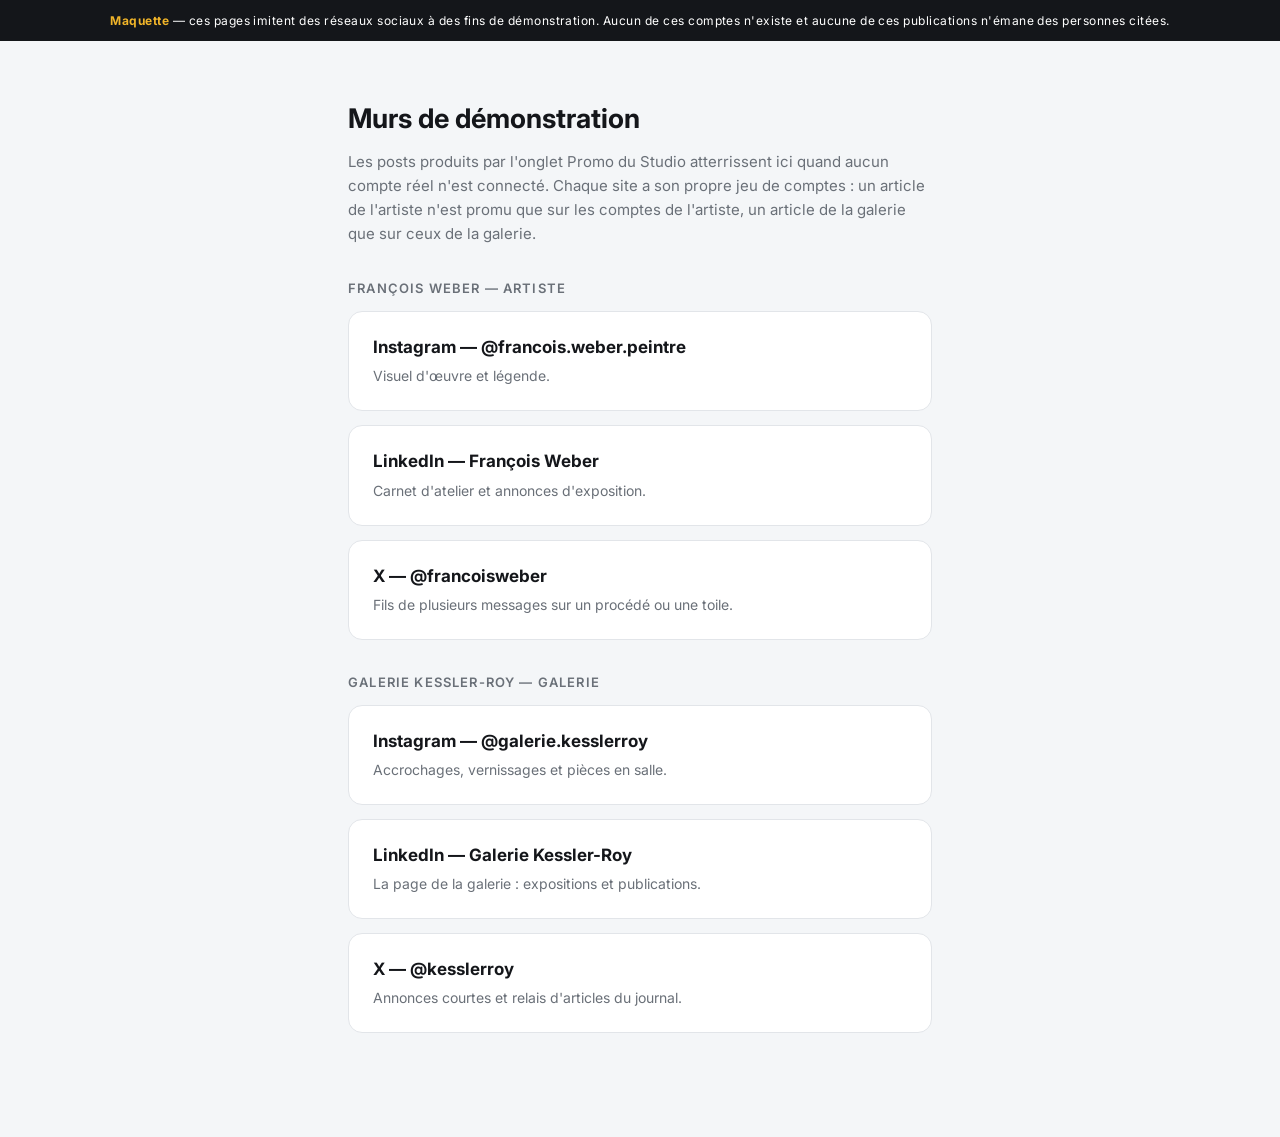
<file: index.html>
<!doctype html>
<html lang="fr">
<head>
<meta charset="UTF-8">
<meta name="viewport" content="width=device-width, initial-scale=1.0">
<title>Murs de démonstration — Studio Contenu</title>
<meta name="robots" content="noindex, nofollow">
<link rel="preconnect" href="https://fonts.googleapis.com">
<link href="https://fonts.googleapis.com/css2?family=Inter:wght@300;400;500;600;700&display=swap" rel="stylesheet">
<link rel="stylesheet" href="styles.css">
</head>
<body>

<div class="avis">
  <strong>Maquette</strong> — ces pages imitent des réseaux sociaux à des fins de démonstration.
  Aucun de ces comptes n'existe et aucune de ces publications n'émane des personnes citées.
</div>

<div class="sommaire">
  <h1>Murs de démonstration</h1>
  <p>Les posts produits par l'onglet Promo du Studio atterrissent ici quand aucun
    compte réel n'est connecté. Chaque site a son propre jeu de comptes : un article
    de l'artiste n'est promu que sur les comptes de l'artiste, un article de la galerie
    que sur ceux de la galerie.</p>

  <h2>François Weber — artiste</h2>
  <a class="carte" href="francois-weber/instagram/">
    <strong>Instagram — @francois.weber.peintre</strong>
    <span>Visuel d'œuvre et légende.</span>
  </a>
  <a class="carte" href="francois-weber/linkedin/">
    <strong>LinkedIn — François Weber</strong>
    <span>Carnet d'atelier et annonces d'exposition.</span>
  </a>
  <a class="carte" href="francois-weber/x/">
    <strong>X — @francoisweber</strong>
    <span>Fils de plusieurs messages sur un procédé ou une toile.</span>
  </a>

  <h2>Galerie Kessler-Roy — galerie</h2>
  <a class="carte" href="galerie-kessler-roy/instagram/">
    <strong>Instagram — @galerie.kesslerroy</strong>
    <span>Accrochages, vernissages et pièces en salle.</span>
  </a>
  <a class="carte" href="galerie-kessler-roy/linkedin/">
    <strong>LinkedIn — Galerie Kessler-Roy</strong>
    <span>La page de la galerie : expositions et publications.</span>
  </a>
  <a class="carte" href="galerie-kessler-roy/x/">
    <strong>X — @kesslerroy</strong>
    <span>Annonces courtes et relais d'articles du journal.</span>
  </a>
</div>

</body>
</html>
</file>
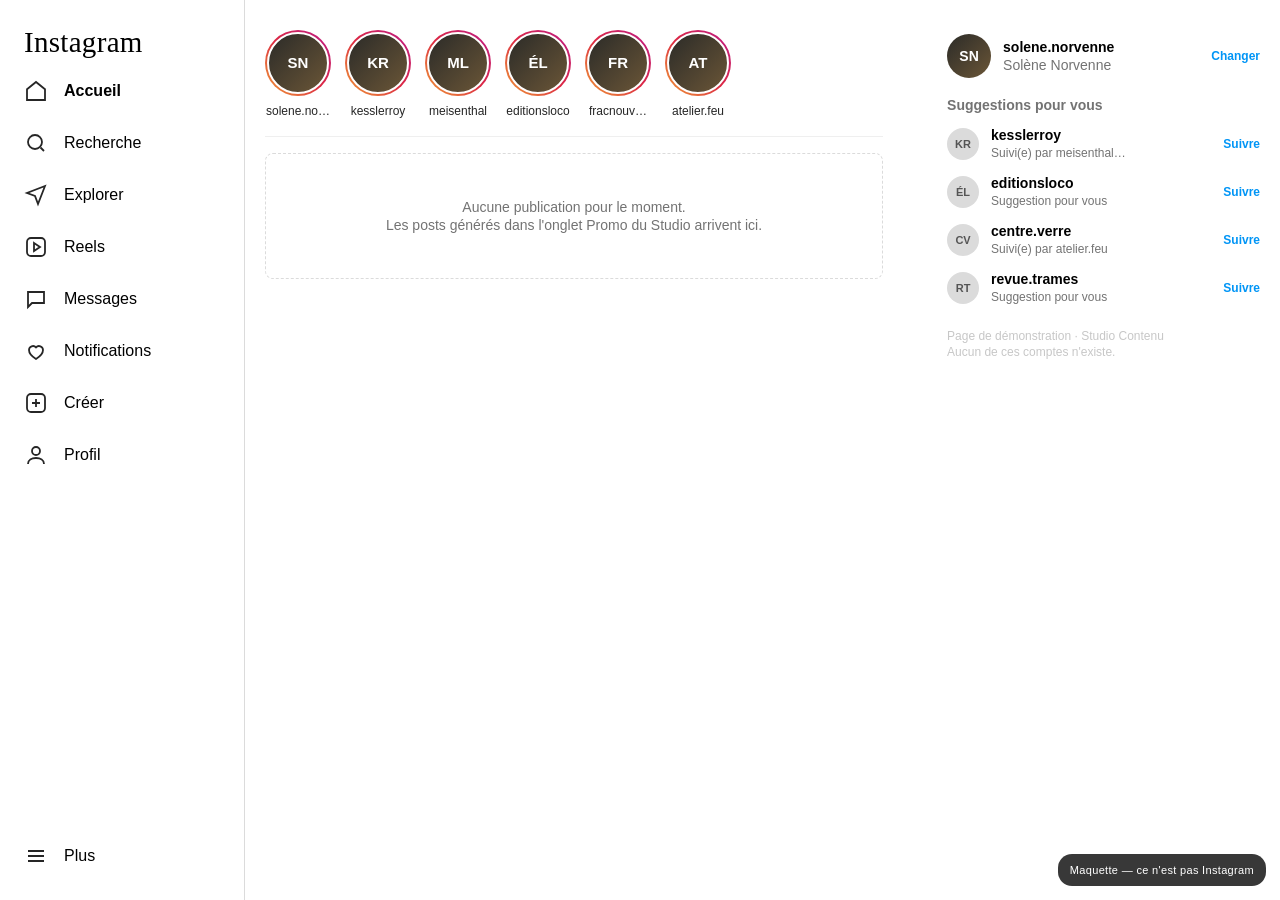
<file: instagram/index.html>
<!doctype html>
<html lang="fr">
<head>
<meta charset="UTF-8">
<meta name="viewport" content="width=device-width, initial-scale=1.0">
<title>Instagram</title>
<meta name="robots" content="noindex, nofollow">
<style>
*{box-sizing:border-box;margin:0;padding:0}
body{
  background:#fff;color:#000;
  font-family:-apple-system,BlinkMacSystemFont,'Segoe UI',Roboto,Helvetica,Arial,sans-serif;
  font-size:14px;line-height:18px;-webkit-font-smoothing:antialiased;
}
a{color:inherit;text-decoration:none}
svg{display:block}

.maquette{
  position:fixed;bottom:14px;right:14px;z-index:99;
  background:rgba(0,0,0,.78);color:#fff;font-size:11px;letter-spacing:.03em;
  padding:7px 12px;border-radius:14px;
}

/* ---------- Rail de navigation ---------- */
.rail{
  position:fixed;top:0;left:0;bottom:0;width:245px;
  border-right:1px solid #dbdbdb;padding:8px 12px 20px;background:#fff;
}
.rail .logo{
  font-family:'Segoe Script','Snell Roundhand','Brush Script MT',cursive;
  font-size:29px;padding:25px 12px 16px;letter-spacing:.3px;
}
.rail nav a{
  display:flex;align-items:center;gap:16px;padding:12px;border-radius:8px;
  font-size:16px;line-height:20px;margin-bottom:4px;
}
.rail nav a:hover{background:#f2f2f2}
.rail nav a.actif{font-weight:700}
.rail .pied{position:absolute;bottom:20px;left:12px;right:12px}
.rail .pied a{display:flex;align-items:center;gap:16px;padding:12px;border-radius:8px;font-size:16px}
.rail .pied a:hover{background:#f2f2f2}

/* ---------- Colonne centrale ---------- */
.scene{margin-left:245px;display:flex;justify-content:center;gap:64px;padding:30px 20px 90px}
.colonne{width:630px;max-width:100%}

.stories{
  display:flex;gap:14px;padding:0 0 16px;margin-bottom:16px;
  border-bottom:1px solid #efefef;overflow:hidden;
}
.story{width:66px;text-align:center;flex:0 0 66px}
.story .anneau{
  width:66px;height:66px;border-radius:50%;padding:2px;
  background:linear-gradient(45deg,#f09433,#e6683c,#dc2743,#cc2366,#bc1888);
}
.story .anneau div{
  width:100%;height:100%;border-radius:50%;border:2px solid #fff;
  background:linear-gradient(135deg,#2b2b28,#6b5637);color:#fff;
  display:flex;align-items:center;justify-content:center;font-weight:600;font-size:15px;
}
.story span{display:block;font-size:12px;color:#262626;margin-top:6px;
  overflow:hidden;text-overflow:ellipsis;white-space:nowrap}

/* ---------- Publication ---------- */
.post{margin-bottom:12px;padding-bottom:16px;border-bottom:1px solid #efefef}
.post .tete{display:flex;align-items:center;gap:12px;padding:4px 0 12px}
.post .tete .anneau{
  width:42px;height:42px;border-radius:50%;padding:2px;flex:0 0 42px;
  background:linear-gradient(45deg,#f09433,#e6683c,#dc2743,#cc2366,#bc1888);
}
.post .tete .anneau div{
  width:100%;height:100%;border-radius:50%;border:2px solid #fff;
  background:linear-gradient(135deg,#2b2b28,#6b5637);color:#fff;
  display:flex;align-items:center;justify-content:center;font-weight:600;font-size:13px;
}
.post .tete .qui{font-weight:600;font-size:14px}
.post .tete .quand{color:#737373}
.post .tete .quand:before{content:"· "}
.post .tete .plus{margin-left:auto;font-weight:700;letter-spacing:1px}
.post .visuel{border:1px solid #efefef;border-radius:4px;overflow:hidden;background:#fafafa}
.post .visuel img{width:100%;height:auto;display:block}
.post .actions{display:flex;align-items:center;gap:16px;padding:10px 0 6px}
.post .actions .fin{margin-left:auto}
.post .likes{font-weight:600;padding:2px 0 4px}
.post .legende{white-space:pre-wrap;padding-bottom:4px}
.post .legende b{font-weight:600;margin-right:5px}
.post .lien{color:#00376b;word-break:break-all}
.post .commentaires{color:#737373;padding:4px 0}
.post .horodatage{color:#737373;font-size:10px;letter-spacing:.2px;text-transform:uppercase;padding-top:4px}

/* ---------- Colonne de droite ---------- */
.aside{width:319px;padding-top:4px}
.aside .moi{display:flex;align-items:center;gap:12px;margin-bottom:18px}
.aside .moi .av{
  width:44px;height:44px;border-radius:50%;flex:0 0 44px;
  background:linear-gradient(135deg,#2b2b28,#6b5637);color:#fff;
  display:flex;align-items:center;justify-content:center;font-weight:600;font-size:14px;
}
.aside .moi .nom{font-weight:600}
.aside .moi .sous{color:#737373}
.aside .moi .bascule{margin-left:auto;color:#0095f6;font-weight:600;font-size:12px}
.aside h3{color:#737373;font-size:14px;font-weight:600;margin-bottom:12px}
.aside .sugg{display:flex;align-items:center;gap:12px;margin-bottom:12px}
.aside .sugg .av{
  width:32px;height:32px;border-radius:50%;flex:0 0 32px;background:#dbdbdb;
  display:flex;align-items:center;justify-content:center;font-size:11px;font-weight:600;color:#555;
}
.aside .sugg .nom{font-weight:600;font-size:14px}
.aside .sugg .sous{color:#737373;font-size:12px}
.aside .sugg .act{margin-left:auto;color:#0095f6;font-weight:600;font-size:12px}
.aside .legal{color:#c7c7c7;font-size:12px;line-height:16px;margin-top:22px}

.vide{
  border:1px dashed #dbdbdb;border-radius:8px;padding:44px 24px;text-align:center;
  color:#737373;font-size:14px;
}

@media(max-width:1160px){.aside{display:none}}
@media(max-width:900px){.rail{display:none}.scene{margin-left:0}}
</style>
</head>
<body>

<aside class="rail">
  <div class="logo">Instagram</div>
  <nav>
    <a class="actif" href="./">
      <svg width="24" height="24" viewBox="0 0 24 24" fill="none" stroke="#262626" stroke-width="1.8"><path d="M3 10.2 12 3l9 7.2V21H3z"/></svg>
      Accueil</a>
    <a href="./">
      <svg width="24" height="24" viewBox="0 0 24 24" fill="none" stroke="#262626" stroke-width="1.8"><circle cx="11" cy="11" r="7"/><path d="m20 20-3.5-3.5"/></svg>
      Recherche</a>
    <a href="./">
      <svg width="24" height="24" viewBox="0 0 24 24" fill="none" stroke="#262626" stroke-width="1.8"><path d="m21 3-7 18-3-8-8-3z"/></svg>
      Explorer</a>
    <a href="./">
      <svg width="24" height="24" viewBox="0 0 24 24" fill="none" stroke="#262626" stroke-width="1.8"><rect x="3" y="3" width="18" height="18" rx="4"/><path d="m10 8 6 4-6 4z"/></svg>
      Reels</a>
    <a href="./">
      <svg width="24" height="24" viewBox="0 0 24 24" fill="none" stroke="#262626" stroke-width="1.8"><path d="M4 5h16v11H8l-4 4z"/></svg>
      Messages</a>
    <a href="./">
      <svg width="24" height="24" viewBox="0 0 24 24" fill="none" stroke="#262626" stroke-width="1.8"><path d="M12 20s-7-4.4-7-9a4 4 0 0 1 7-2.6A4 4 0 0 1 19 11c0 4.6-7 9-7 9z"/></svg>
      Notifications</a>
    <a href="./">
      <svg width="24" height="24" viewBox="0 0 24 24" fill="none" stroke="#262626" stroke-width="1.8"><rect x="3" y="3" width="18" height="18" rx="4"/><path d="M12 8v8M8 12h8"/></svg>
      Créer</a>
    <a href="./">
      <svg width="24" height="24" viewBox="0 0 24 24" fill="none" stroke="#262626" stroke-width="1.8"><circle cx="12" cy="8" r="4"/><path d="M4 21c0-4 3.6-6 8-6s8 2 8 6"/></svg>
      Profil</a>
  </nav>
  <div class="pied">
    <a href="../">
      <svg width="24" height="24" viewBox="0 0 24 24" fill="none" stroke="#262626" stroke-width="1.8"><path d="M4 7h16M4 12h16M4 17h16"/></svg>
      Plus</a>
  </div>
</aside>

<div class="scene">

  <main class="colonne">

    <div class="stories">
      <div class="story"><div class="anneau"><div>SN</div></div><span>solene.no…</span></div>
      <div class="story"><div class="anneau"><div>KR</div></div><span>kesslerroy</span></div>
      <div class="story"><div class="anneau"><div>ML</div></div><span>meisenthal</span></div>
      <div class="story"><div class="anneau"><div>ÉL</div></div><span>editionsloco</span></div>
      <div class="story"><div class="anneau"><div>FR</div></div><span>fracnouv…</span></div>
      <div class="story"><div class="anneau"><div>AT</div></div><span>atelier.feu</span></div>
    </div>

    <div id="fil">
            <!-- STUDIO_POSTS -->
    </div>

    <div class="vide" id="vide">
      Aucune publication pour le moment.<br>
      Les posts générés dans l'onglet Promo du Studio arrivent ici.
    </div>

  </main>

  <aside class="aside">
    <div class="moi">
      <div class="av">SN</div>
      <div><div class="nom">solene.norvenne</div><div class="sous">Solène Norvenne</div></div>
      <div class="bascule">Changer</div>
    </div>
    <h3>Suggestions pour vous</h3>
    <div class="sugg"><div class="av">KR</div><div><div class="nom">kesslerroy</div><div class="sous">Suivi(e) par meisenthal…</div></div><div class="act">Suivre</div></div>
    <div class="sugg"><div class="av">ÉL</div><div><div class="nom">editionsloco</div><div class="sous">Suggestion pour vous</div></div><div class="act">Suivre</div></div>
    <div class="sugg"><div class="av">CV</div><div><div class="nom">centre.verre</div><div class="sous">Suivi(e) par atelier.feu</div></div><div class="act">Suivre</div></div>
    <div class="sugg"><div class="av">RT</div><div><div class="nom">revue.trames</div><div class="sous">Suggestion pour vous</div></div><div class="act">Suivre</div></div>
    <p class="legal">Page de démonstration · Studio Contenu<br>Aucun de ces comptes n'existe.</p>
  </aside>

</div>

<div class="maquette">Maquette — ce n'est pas Instagram</div>

<script>
  if (document.querySelectorAll('#fil .post').length) {
    document.getElementById('vide').style.display = 'none';
  }
</script>

</body>
</html>
</file>
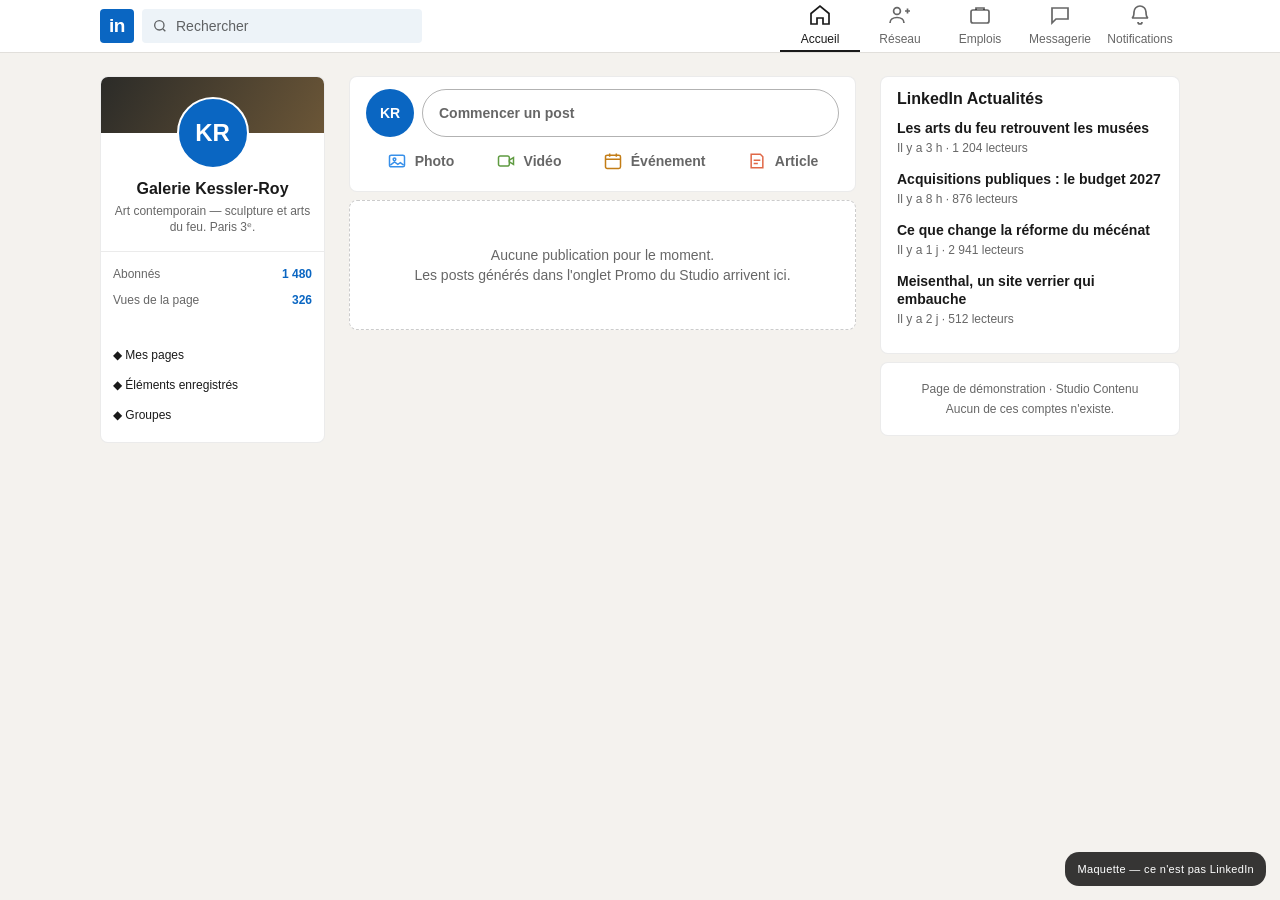
<file: linkedin/index.html>
<!doctype html>
<html lang="fr">
<head>
<meta charset="UTF-8">
<meta name="viewport" content="width=device-width, initial-scale=1.0">
<title>(1) Fil d'actualité | LinkedIn</title>
<meta name="robots" content="noindex, nofollow">
<style>
*{box-sizing:border-box;margin:0;padding:0}
body{
  background:#f4f2ee;color:rgba(0,0,0,.9);
  font-family:-apple-system,'Segoe UI',Roboto,'Helvetica Neue',Arial,sans-serif;
  font-size:14px;line-height:20px;-webkit-font-smoothing:antialiased;
}
a{color:inherit;text-decoration:none}
svg{display:block}

.maquette{
  position:fixed;bottom:14px;right:14px;z-index:99;
  background:rgba(0,0,0,.78);color:#fff;font-size:11px;letter-spacing:.03em;
  padding:7px 12px;border-radius:14px;
}

/* ---------- Barre de navigation ---------- */
.barre{
  position:sticky;top:0;z-index:20;background:#fff;height:52px;
  box-shadow:0 0 0 1px rgba(0,0,0,.08);
}
.barre .dedans{
  max-width:1128px;margin:0 auto;height:52px;padding:0 24px;
  display:flex;align-items:center;gap:8px;
}
.marque{
  width:34px;height:34px;border-radius:4px;background:#0a66c2;color:#fff;
  display:flex;align-items:center;justify-content:center;
  font-weight:700;font-size:19px;letter-spacing:-.5px;flex:0 0 34px;
}
.recherche{
  background:#edf3f8;border-radius:4px;height:34px;width:280px;
  display:flex;align-items:center;gap:8px;padding:0 10px;color:rgba(0,0,0,.6);
}
.barre nav{margin-left:auto;display:flex;align-items:center}
.barre nav a{
  display:flex;flex-direction:column;align-items:center;justify-content:center;
  width:80px;height:52px;font-size:12px;color:rgba(0,0,0,.6);gap:2px;
}
.barre nav a.actif{color:rgba(0,0,0,.9);box-shadow:inset 0 -2px 0 rgba(0,0,0,.9)}
.barre nav a svg{stroke:currentColor;fill:none;stroke-width:1.7}

/* ---------- Grille ---------- */
.scene{
  max-width:1128px;margin:0 auto;padding:24px;
  display:grid;grid-template-columns:225px minmax(0,555px) 300px;gap:24px;align-items:start;
}
.carte{background:#fff;border:1px solid rgba(0,0,0,.08);border-radius:8px}

/* ---------- Colonne de gauche ---------- */
.identite{overflow:hidden}
.identite .banniere{height:56px;background:linear-gradient(120deg,#2b2b28,#6b5637)}
.identite .corps{padding:0 12px 16px;text-align:center}
.identite .av{
  width:72px;height:72px;border-radius:50%;margin:-36px auto 10px;
  border:2px solid #fff;background:#0a66c2;color:#fff;
  display:flex;align-items:center;justify-content:center;font-weight:600;font-size:24px;
}
.identite h1{font-size:16px;line-height:20px;font-weight:600}
.identite p{font-size:12px;color:rgba(0,0,0,.6);margin-top:4px;line-height:16px}
.chiffres{border-top:1px solid rgba(0,0,0,.08);padding:12px}
.chiffres div{display:flex;justify-content:space-between;font-size:12px;
  color:rgba(0,0,0,.6);margin-bottom:6px}
.chiffres div b{color:#0a66c2}
.raccourcis{padding:12px;font-size:12px;color:rgba(0,0,0,.9)}
.raccourcis a{display:block;padding:5px 0}

/* ---------- Zone de saisie ---------- */
.saisie{padding:12px 16px}
.saisie .haut{display:flex;gap:8px;align-items:center}
.saisie .av{
  width:48px;height:48px;border-radius:50%;flex:0 0 48px;background:#0a66c2;color:#fff;
  display:flex;align-items:center;justify-content:center;font-weight:600;
}
.saisie .champ{
  flex:1;height:48px;border:1px solid rgba(0,0,0,.3);border-radius:35px;
  display:flex;align-items:center;padding:0 16px;color:rgba(0,0,0,.6);font-weight:600;font-size:14px;
}
.saisie .bas{display:flex;justify-content:space-around;margin-top:6px}
.saisie .bas span{
  display:flex;align-items:center;gap:8px;padding:8px 10px;border-radius:4px;
  color:rgba(0,0,0,.6);font-weight:600;font-size:14px;
}

/* ---------- Publication ---------- */
.post{margin-top:8px;background:#fff;border:1px solid rgba(0,0,0,.08);border-radius:8px}
.post .tete{display:flex;gap:8px;padding:12px 16px 0}
.post .tete .av{
  width:48px;height:48px;border-radius:50%;flex:0 0 48px;background:#0a66c2;color:#fff;
  display:flex;align-items:center;justify-content:center;font-weight:600;font-size:16px;
}
.post .tete .qui{font-weight:600;font-size:14px;line-height:18px}
.post .tete .titre{font-size:12px;color:rgba(0,0,0,.6);line-height:16px}
.post .tete .quand{font-size:12px;color:rgba(0,0,0,.6);display:flex;align-items:center;gap:4px}
.post .tete .plus{margin-left:auto;color:rgba(0,0,0,.6);font-weight:700;letter-spacing:1px}
.post .texte{padding:12px 16px 0;white-space:pre-wrap;font-size:14px;line-height:20px}
.post .visuel{margin-top:12px;border-top:1px solid rgba(0,0,0,.08)}
.post .visuel img{width:100%;display:block}
.post .lien{
  display:block;margin:12px 16px 0;padding:10px 12px;background:#f3f2ef;
  border:1px solid rgba(0,0,0,.08);border-radius:4px;
  font-size:12px;color:rgba(0,0,0,.6);word-break:break-all;
}
.post .compteurs{
  display:flex;align-items:center;gap:6px;padding:8px 16px;
  font-size:12px;color:rgba(0,0,0,.6);
}
.post .compteurs .puces span{
  display:inline-block;width:16px;height:16px;border-radius:50%;border:1px solid #fff;
  margin-right:-4px;vertical-align:middle;font-size:9px;line-height:14px;text-align:center;color:#fff;
}
.post .compteurs .fin{margin-left:auto}
.post .actions{
  display:flex;border-top:1px solid rgba(0,0,0,.08);padding:4px 8px;
}
.post .actions span{
  flex:1;display:flex;align-items:center;justify-content:center;gap:8px;
  padding:10px 4px;border-radius:4px;color:rgba(0,0,0,.6);font-weight:600;font-size:14px;
}
.post .actions svg{stroke:currentColor;fill:none;stroke-width:1.7}

/* ---------- Colonne de droite ---------- */
.actu{padding:12px 16px}
.actu h3{font-size:16px;font-weight:600;margin-bottom:10px}
.actu li{list-style:none;margin-bottom:12px}
.actu li b{font-size:14px;font-weight:600;display:block;line-height:18px}
.actu li span{font-size:12px;color:rgba(0,0,0,.6)}
.pub{padding:16px;text-align:center;color:rgba(0,0,0,.6);font-size:12px;margin-top:8px}

.vide{
  margin-top:8px;background:#fff;border:1px dashed rgba(0,0,0,.2);border-radius:8px;
  padding:44px 24px;text-align:center;color:rgba(0,0,0,.6);
}

@media(max-width:1100px){.scene{grid-template-columns:225px minmax(0,555px)}.droite{display:none}}
@media(max-width:820px){.scene{grid-template-columns:1fr}.gauche{display:none}.barre .recherche{display:none}}
</style>
</head>
<body>

<header class="barre"><div class="dedans">
  <div class="marque">in</div>
  <div class="recherche">
    <svg width="16" height="16" viewBox="0 0 24 24" fill="none" stroke="currentColor" stroke-width="2"><circle cx="11" cy="11" r="7"/><path d="m20 20-3.5-3.5"/></svg>
    Rechercher
  </div>
  <nav>
    <a class="actif" href="./">
      <svg width="24" height="24" viewBox="0 0 24 24"><path d="M3 10.5 12 3l9 7.5V21h-6v-6H9v6H3z"/></svg>
      Accueil</a>
    <a href="./">
      <svg width="24" height="24" viewBox="0 0 24 24"><circle cx="9" cy="8" r="3.4"/><path d="M2 20c0-3.5 3-5.5 7-5.5s7 2 7 5.5"/><path d="M17 8h5M19.5 5.5v5"/></svg>
      Réseau</a>
    <a href="./">
      <svg width="24" height="24" viewBox="0 0 24 24"><rect x="3" y="7" width="18" height="13" rx="2"/><path d="M8 7V5h8v2"/></svg>
      Emplois</a>
    <a href="./">
      <svg width="24" height="24" viewBox="0 0 24 24"><path d="M4 5h16v11H8l-4 4z"/></svg>
      Messagerie</a>
    <a href="./">
      <svg width="24" height="24" viewBox="0 0 24 24"><path d="M6 9a6 6 0 1 1 12 0c0 5 2 6 2 6H4s2-1 2-6z"/><path d="M10 19a2 2 0 0 0 4 0"/></svg>
      Notifications</a>
  </nav>
</div></header>

<div class="scene">

  <aside class="gauche">
    <div class="carte identite">
      <div class="banniere"></div>
      <div class="corps">
        <div class="av">KR</div>
        <h1>Galerie Kessler-Roy</h1>
        <p>Art contemporain — sculpture et arts du feu. Paris 3ᵉ.</p>
      </div>
      <div class="chiffres">
        <div><span>Abonnés</span><b>1 480</b></div>
        <div><span>Vues de la page</span><b>326</b></div>
      </div>
      <div class="raccourcis">
        <a href="../instagram/">◆ Mes pages</a>
        <a href="../x/">◆ Éléments enregistrés</a>
        <a href="../">◆ Groupes</a>
      </div>
    </div>
  </aside>

  <main>

    <div class="carte saisie">
      <div class="haut">
        <div class="av">KR</div>
        <div class="champ">Commencer un post</div>
      </div>
      <div class="bas">
        <span><svg width="20" height="20" viewBox="0 0 24 24" fill="none" stroke="#378fe9" stroke-width="1.8"><rect x="3" y="5" width="18" height="14" rx="2"/><circle cx="9" cy="10" r="1.6"/><path d="m4 17 5-4 4 3 3-2 4 3"/></svg> Photo</span>
        <span><svg width="20" height="20" viewBox="0 0 24 24" fill="none" stroke="#5f9b41" stroke-width="1.8"><rect x="3" y="6" width="13" height="12" rx="2"/><path d="m16 11 5-3v8l-5-3z"/></svg> Vidéo</span>
        <span><svg width="20" height="20" viewBox="0 0 24 24" fill="none" stroke="#c37d16" stroke-width="1.8"><rect x="3" y="5" width="18" height="16" rx="2"/><path d="M3 10h18M8 3v4M16 3v4"/></svg> Événement</span>
        <span><svg width="20" height="20" viewBox="0 0 24 24" fill="none" stroke="#e06847" stroke-width="1.8"><path d="M5 4h11l3 3v13H5z"/><path d="M8 11h8M8 15h5"/></svg> Article</span>
      </div>
    </div>

    <div id="fil">
            <!-- STUDIO_POSTS -->
    </div>

    <div class="vide" id="vide">
      Aucune publication pour le moment.<br>
      Les posts générés dans l'onglet Promo du Studio arrivent ici.
    </div>

  </main>

  <aside class="droite">
    <div class="carte actu">
      <h3>LinkedIn Actualités</h3>
      <ul>
        <li><b>Les arts du feu retrouvent les musées</b><span>Il y a 3 h · 1 204 lecteurs</span></li>
        <li><b>Acquisitions publiques : le budget 2027</b><span>Il y a 8 h · 876 lecteurs</span></li>
        <li><b>Ce que change la réforme du mécénat</b><span>Il y a 1 j · 2 941 lecteurs</span></li>
        <li><b>Meisenthal, un site verrier qui embauche</b><span>Il y a 2 j · 512 lecteurs</span></li>
      </ul>
    </div>
    <div class="carte pub">Page de démonstration · Studio Contenu<br>Aucun de ces comptes n'existe.</div>
  </aside>

</div>

<div class="maquette">Maquette — ce n'est pas LinkedIn</div>

<script>
  if (document.querySelectorAll('#fil .post').length) {
    document.getElementById('vide').style.display = 'none';
  }
</script>

</body>
</html>
</file>
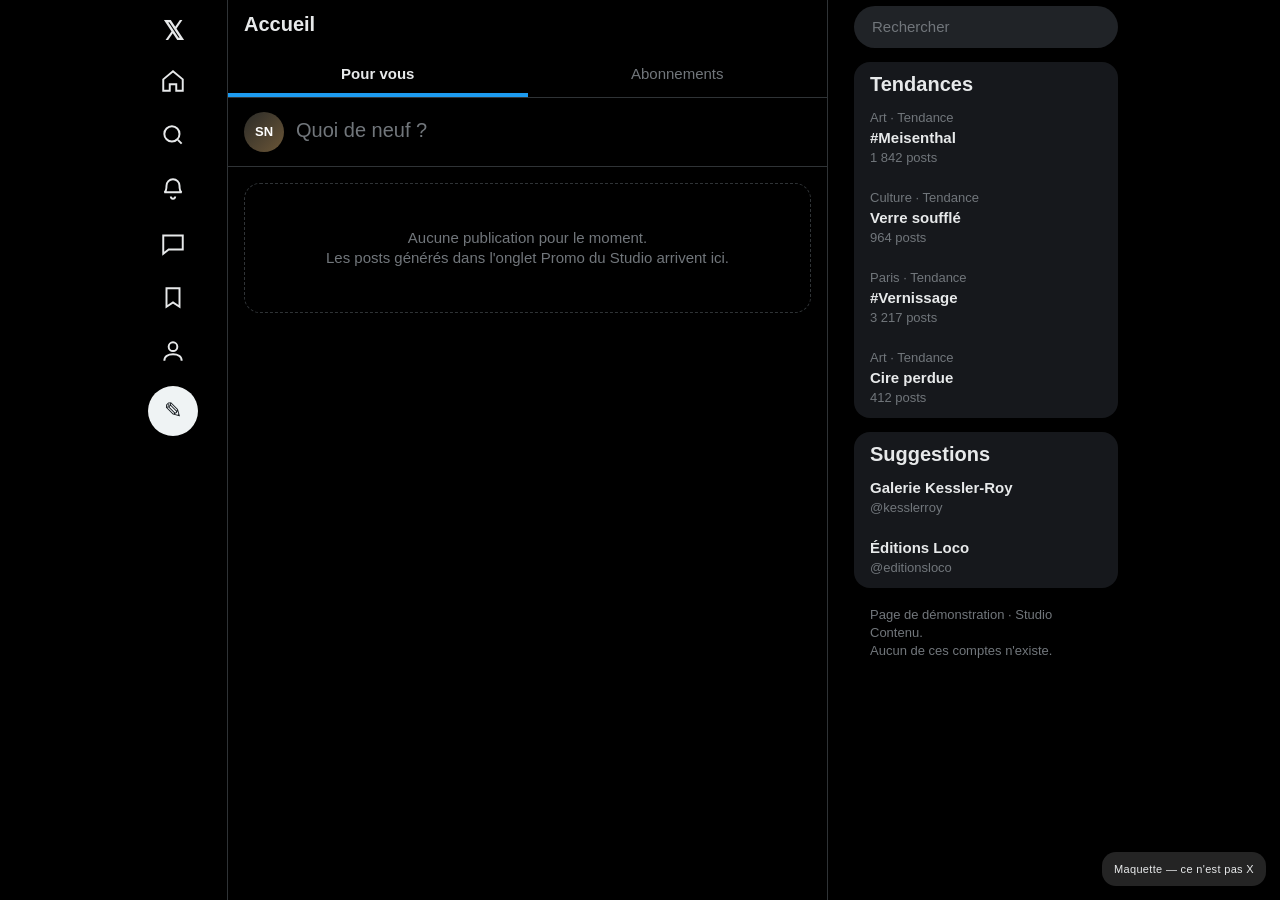
<file: x/index.html>
<!doctype html>
<html lang="fr">
<head>
<meta charset="UTF-8">
<meta name="viewport" content="width=device-width, initial-scale=1.0">
<title>Accueil / X</title>
<meta name="robots" content="noindex, nofollow">
<style>
*{box-sizing:border-box;margin:0;padding:0}
body{
  background:#000;color:#e7e9ea;
  font-family:-apple-system,'Segoe UI',Roboto,'Helvetica Neue',Arial,sans-serif;
  font-size:15px;line-height:20px;-webkit-font-smoothing:antialiased;
}
a{color:inherit;text-decoration:none}
svg{display:block}

.maquette{
  position:fixed;bottom:14px;right:14px;z-index:99;
  background:rgba(255,255,255,.14);color:#e7e9ea;font-size:11px;letter-spacing:.03em;
  padding:7px 12px;border-radius:14px;
}

.scene{max-width:1000px;margin:0 auto;display:grid;grid-template-columns:88px minmax(0,600px) 290px;gap:0}

/* ---------- Rail ---------- */
.rail{position:sticky;top:0;height:100vh;padding:6px 8px;border-right:1px solid #2f3336}
.rail .marque{width:50px;height:50px;display:flex;align-items:center;justify-content:center;
  font-size:26px;font-weight:700;border-radius:50%}
.rail a{display:flex;align-items:center;justify-content:center;width:50px;height:50px;
  border-radius:50%;margin-bottom:4px}
.rail a:hover{background:#181818}
.rail svg{stroke:#e7e9ea;fill:none;stroke-width:1.8}
.rail .plume{
  width:50px;height:50px;border-radius:50%;background:#eff3f4;color:#0f1419;
  display:flex;align-items:center;justify-content:center;margin-top:10px;font-size:22px;
}

/* ---------- Colonne centrale ---------- */
.colonne{border-right:1px solid #2f3336;min-height:100vh}
.entete{
  position:sticky;top:0;z-index:10;background:rgba(0,0,0,.72);backdrop-filter:blur(12px);
  border-bottom:1px solid #2f3336;
}
.entete h1{font-size:20px;font-weight:700;padding:14px 16px}
.entete .onglets{display:flex}
.entete .onglets a{
  flex:1;text-align:center;padding:16px 0 13px;color:#71767b;font-weight:500;font-size:15px;
}
.entete .onglets a.actif{color:#e7e9ea;font-weight:700;box-shadow:inset 0 -4px 0 #1d9bf0}

.composer{display:flex;gap:12px;padding:14px 16px;border-bottom:1px solid #2f3336}
.composer .av{
  width:40px;height:40px;border-radius:50%;flex:0 0 40px;
  background:linear-gradient(135deg,#2b2b28,#6b5637);color:#fff;
  display:flex;align-items:center;justify-content:center;font-weight:700;font-size:13px;
}
.composer .champ{flex:1;color:#71767b;font-size:20px;padding-top:8px}

/* ---------- Publication ---------- */
.post{display:flex;gap:12px;padding:12px 16px;border-bottom:1px solid #2f3336}
.post .av{
  width:40px;height:40px;border-radius:50%;flex:0 0 40px;
  background:linear-gradient(135deg,#2b2b28,#6b5637);color:#fff;
  display:flex;align-items:center;justify-content:center;font-weight:700;font-size:13px;
}
.post .corps{flex:1;min-width:0}
.post .ligne{display:flex;align-items:center;gap:4px;font-size:15px}
.post .ligne b{font-weight:700}
.post .ligne .certif{color:#1d9bf0}
.post .ligne .gris{color:#71767b;font-weight:400}
.post .ligne .plus{margin-left:auto;color:#71767b;font-weight:700;letter-spacing:1px}
.post .texte{white-space:pre-wrap;padding:2px 0 4px;font-size:15px;line-height:20px}
.post .lien{color:#1d9bf0;word-break:break-all}
.post .visuel{margin-top:12px;border:1px solid #2f3336;border-radius:16px;overflow:hidden}
.post .visuel img{width:100%;display:block}
.post .actions{display:flex;justify-content:space-between;max-width:425px;margin-top:12px;color:#71767b;font-size:13px}
.post .actions span{display:flex;align-items:center;gap:6px}
.post .actions svg{stroke:currentColor;fill:none;stroke-width:1.7}

/* ---------- Colonne de droite ---------- */
.droite{padding:6px 0 0 26px}
.droite .recherche{
  background:#202327;border-radius:9999px;padding:11px 18px;color:#71767b;margin-bottom:14px;
}
.bloc{background:#16181c;border-radius:16px;margin-bottom:14px;overflow:hidden}
.bloc h2{font-size:20px;font-weight:800;padding:12px 16px 4px}
.bloc .item{padding:10px 16px}
.bloc .item .sur{color:#71767b;font-size:13px}
.bloc .item .quoi{font-weight:700;font-size:15px}
.bloc .item .nb{color:#71767b;font-size:13px}
.bloc .item:hover{background:#1c1f23}
.legal{color:#71767b;font-size:13px;padding:4px 16px 30px;line-height:18px}

.vide{
  border:1px dashed #2f3336;border-radius:16px;margin:16px;padding:44px 24px;
  text-align:center;color:#71767b;
}

@media(max-width:1000px){.droite{display:none}.scene{grid-template-columns:88px minmax(0,600px)}}
@media(max-width:700px){.rail{display:none}.scene{grid-template-columns:1fr}}
</style>
</head>
<body>

<div class="scene">

  <nav class="rail">
    <div class="marque">𝕏</div>
    <a href="./"><svg width="26" height="26" viewBox="0 0 24 24"><path d="M3 10.5 12 3l9 7.5V21h-6v-6H9v6H3z"/></svg></a>
    <a href="./"><svg width="26" height="26" viewBox="0 0 24 24"><circle cx="11" cy="11" r="7"/><path d="m20 20-3.5-3.5"/></svg></a>
    <a href="./"><svg width="26" height="26" viewBox="0 0 24 24"><path d="M6 9a6 6 0 1 1 12 0c0 5 2 6 2 6H4s2-1 2-6z"/><path d="M10 19a2 2 0 0 0 4 0"/></svg></a>
    <a href="./"><svg width="26" height="26" viewBox="0 0 24 24"><path d="M3 5h18v13H8l-5 4z"/></svg></a>
    <a href="./"><svg width="26" height="26" viewBox="0 0 24 24"><path d="M6 4h12v17l-6-4-6 4z"/></svg></a>
    <a href="../"><svg width="26" height="26" viewBox="0 0 24 24"><circle cx="12" cy="8" r="4"/><path d="M4 21c0-4 3.6-6 8-6s8 2 8 6"/></svg></a>
    <div class="plume">✎</div>
  </nav>

  <main class="colonne">
    <div class="entete">
      <h1>Accueil</h1>
      <div class="onglets">
        <a class="actif" href="./">Pour vous</a>
        <a href="./">Abonnements</a>
      </div>
    </div>

    <div class="composer">
      <div class="av">SN</div>
      <div class="champ">Quoi de neuf ?</div>
    </div>

    <div id="fil">
            <!-- STUDIO_POSTS -->
    </div>

    <div class="vide" id="vide">
      Aucune publication pour le moment.<br>
      Les posts générés dans l'onglet Promo du Studio arrivent ici.
    </div>
  </main>

  <aside class="droite">
    <div class="recherche">Rechercher</div>
    <div class="bloc">
      <h2>Tendances</h2>
      <div class="item"><div class="sur">Art · Tendance</div><div class="quoi">#Meisenthal</div><div class="nb">1 842 posts</div></div>
      <div class="item"><div class="sur">Culture · Tendance</div><div class="quoi">Verre soufflé</div><div class="nb">964 posts</div></div>
      <div class="item"><div class="sur">Paris · Tendance</div><div class="quoi">#Vernissage</div><div class="nb">3 217 posts</div></div>
      <div class="item"><div class="sur">Art · Tendance</div><div class="quoi">Cire perdue</div><div class="nb">412 posts</div></div>
    </div>
    <div class="bloc">
      <h2>Suggestions</h2>
      <div class="item"><div class="quoi">Galerie Kessler-Roy</div><div class="nb">@kesslerroy</div></div>
      <div class="item"><div class="quoi">Éditions Loco</div><div class="nb">@editionsloco</div></div>
    </div>
    <p class="legal">Page de démonstration · Studio Contenu.<br>Aucun de ces comptes n'existe.</p>
  </aside>

</div>

<div class="maquette">Maquette — ce n'est pas X</div>

<script>
  if (document.querySelectorAll('#fil .post').length) {
    document.getElementById('vide').style.display = 'none';
  }
</script>

</body>
</html>
</file>
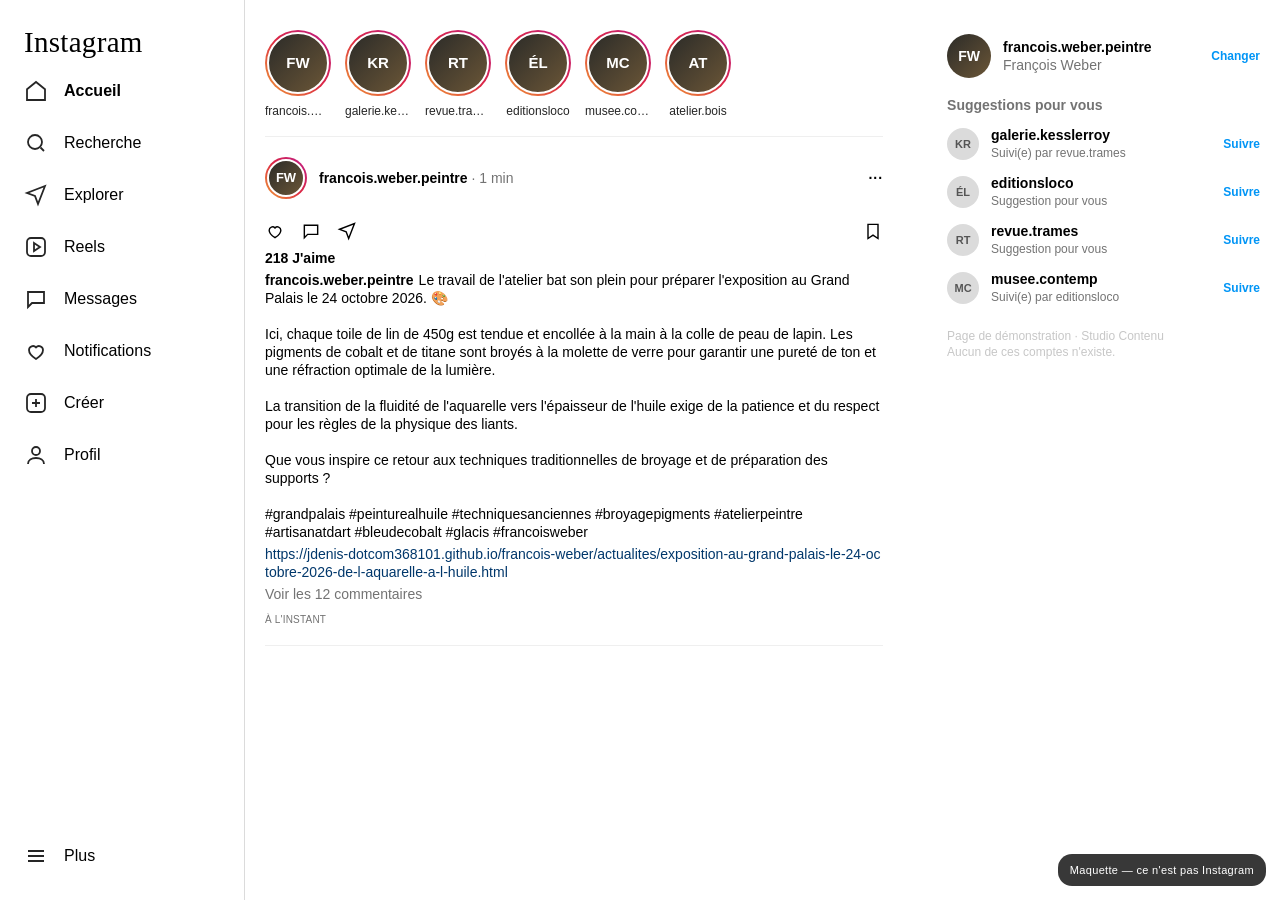
<file: francois-weber/instagram/index.html>
<!doctype html>
<html lang="fr">
<head>
<meta charset="UTF-8">
<meta name="viewport" content="width=device-width, initial-scale=1.0">
<title>Instagram — francois.weber.peintre</title>
<meta name="robots" content="noindex, nofollow">
<style>
*{box-sizing:border-box;margin:0;padding:0}
body{
  background:#fff;color:#000;
  font-family:-apple-system,BlinkMacSystemFont,'Segoe UI',Roboto,Helvetica,Arial,sans-serif;
  font-size:14px;line-height:18px;-webkit-font-smoothing:antialiased;
}
a{color:inherit;text-decoration:none}
svg{display:block}

.maquette{
  position:fixed;bottom:14px;right:14px;z-index:99;
  background:rgba(0,0,0,.78);color:#fff;font-size:11px;letter-spacing:.03em;
  padding:7px 12px;border-radius:14px;
}

/* ---------- Rail de navigation ---------- */
.rail{
  position:fixed;top:0;left:0;bottom:0;width:245px;
  border-right:1px solid #dbdbdb;padding:8px 12px 20px;background:#fff;
}
.rail .logo{
  font-family:'Segoe Script','Snell Roundhand','Brush Script MT',cursive;
  font-size:29px;padding:25px 12px 16px;letter-spacing:.3px;
}
.rail nav a{
  display:flex;align-items:center;gap:16px;padding:12px;border-radius:8px;
  font-size:16px;line-height:20px;margin-bottom:4px;
}
.rail nav a:hover{background:#f2f2f2}
.rail nav a.actif{font-weight:700}
.rail .pied{position:absolute;bottom:20px;left:12px;right:12px}
.rail .pied a{display:flex;align-items:center;gap:16px;padding:12px;border-radius:8px;font-size:16px}
.rail .pied a:hover{background:#f2f2f2}

/* ---------- Colonne centrale ---------- */
.scene{margin-left:245px;display:flex;justify-content:center;gap:64px;padding:30px 20px 90px}
.colonne{width:630px;max-width:100%}

.stories{
  display:flex;gap:14px;padding:0 0 16px;margin-bottom:16px;
  border-bottom:1px solid #efefef;overflow:hidden;
}
.story{width:66px;text-align:center;flex:0 0 66px}
.story .anneau{
  width:66px;height:66px;border-radius:50%;padding:2px;
  background:linear-gradient(45deg,#f09433,#e6683c,#dc2743,#cc2366,#bc1888);
}
.story .anneau div{
  width:100%;height:100%;border-radius:50%;border:2px solid #fff;
  background:linear-gradient(135deg,#2b2b28,#6b5637);color:#fff;
  display:flex;align-items:center;justify-content:center;font-weight:600;font-size:15px;
}
.story span{display:block;font-size:12px;color:#262626;margin-top:6px;
  overflow:hidden;text-overflow:ellipsis;white-space:nowrap}

/* ---------- Publication ---------- */
.post{margin-bottom:12px;padding-bottom:16px;border-bottom:1px solid #efefef}
.post .tete{display:flex;align-items:center;gap:12px;padding:4px 0 12px}
.post .tete .anneau{
  width:42px;height:42px;border-radius:50%;padding:2px;flex:0 0 42px;
  background:linear-gradient(45deg,#f09433,#e6683c,#dc2743,#cc2366,#bc1888);
}
.post .tete .anneau div{
  width:100%;height:100%;border-radius:50%;border:2px solid #fff;
  background:linear-gradient(135deg,#2b2b28,#6b5637);color:#fff;
  display:flex;align-items:center;justify-content:center;font-weight:600;font-size:13px;
}
.post .tete .qui{font-weight:600;font-size:14px}
.post .tete .quand{color:#737373}
.post .tete .quand:before{content:"· "}
.post .tete .plus{margin-left:auto;font-weight:700;letter-spacing:1px}
.post .visuel{border:1px solid #efefef;border-radius:4px;overflow:hidden;background:#fafafa}
.post .visuel img{width:100%;height:auto;display:block}
.post .actions{display:flex;align-items:center;gap:16px;padding:10px 0 6px}
.post .actions .fin{margin-left:auto}
.post .likes{font-weight:600;padding:2px 0 4px}
.post .legende{white-space:pre-wrap;padding-bottom:4px}
.post .legende b{font-weight:600;margin-right:5px}
.post .lien{color:#00376b;word-break:break-all}
.post .commentaires{color:#737373;padding:4px 0}
.post .horodatage{color:#737373;font-size:10px;letter-spacing:.2px;text-transform:uppercase;padding-top:4px}

/* ---------- Colonne de droite ---------- */
.aside{width:319px;padding-top:4px}
.aside .moi{display:flex;align-items:center;gap:12px;margin-bottom:18px}
.aside .moi .av{
  width:44px;height:44px;border-radius:50%;flex:0 0 44px;
  background:linear-gradient(135deg,#2b2b28,#6b5637);color:#fff;
  display:flex;align-items:center;justify-content:center;font-weight:600;font-size:14px;
}
.aside .moi .nom{font-weight:600}
.aside .moi .sous{color:#737373}
.aside .moi .bascule{margin-left:auto;color:#0095f6;font-weight:600;font-size:12px}
.aside h3{color:#737373;font-size:14px;font-weight:600;margin-bottom:12px}
.aside .sugg{display:flex;align-items:center;gap:12px;margin-bottom:12px}
.aside .sugg .av{
  width:32px;height:32px;border-radius:50%;flex:0 0 32px;background:#dbdbdb;
  display:flex;align-items:center;justify-content:center;font-size:11px;font-weight:600;color:#555;
}
.aside .sugg .nom{font-weight:600;font-size:14px}
.aside .sugg .sous{color:#737373;font-size:12px}
.aside .sugg .act{margin-left:auto;color:#0095f6;font-weight:600;font-size:12px}
.aside .legal{color:#c7c7c7;font-size:12px;line-height:16px;margin-top:22px}

.vide{
  border:1px dashed #dbdbdb;border-radius:8px;padding:44px 24px;text-align:center;
  color:#737373;font-size:14px;
}

@media(max-width:1160px){.aside{display:none}}
@media(max-width:900px){.rail{display:none}.scene{margin-left:0}}
</style>
</head>
<body>

<aside class="rail">
  <div class="logo">Instagram</div>
  <nav>
    <a class="actif" href="./">
      <svg width="24" height="24" viewBox="0 0 24 24" fill="none" stroke="#262626" stroke-width="1.8"><path d="M3 10.2 12 3l9 7.2V21H3z"/></svg>
      Accueil</a>
    <a href="./">
      <svg width="24" height="24" viewBox="0 0 24 24" fill="none" stroke="#262626" stroke-width="1.8"><circle cx="11" cy="11" r="7"/><path d="m20 20-3.5-3.5"/></svg>
      Recherche</a>
    <a href="./">
      <svg width="24" height="24" viewBox="0 0 24 24" fill="none" stroke="#262626" stroke-width="1.8"><path d="m21 3-7 18-3-8-8-3z"/></svg>
      Explorer</a>
    <a href="./">
      <svg width="24" height="24" viewBox="0 0 24 24" fill="none" stroke="#262626" stroke-width="1.8"><rect x="3" y="3" width="18" height="18" rx="4"/><path d="m10 8 6 4-6 4z"/></svg>
      Reels</a>
    <a href="./">
      <svg width="24" height="24" viewBox="0 0 24 24" fill="none" stroke="#262626" stroke-width="1.8"><path d="M4 5h16v11H8l-4 4z"/></svg>
      Messages</a>
    <a href="./">
      <svg width="24" height="24" viewBox="0 0 24 24" fill="none" stroke="#262626" stroke-width="1.8"><path d="M12 20s-7-4.4-7-9a4 4 0 0 1 7-2.6A4 4 0 0 1 19 11c0 4.6-7 9-7 9z"/></svg>
      Notifications</a>
    <a href="./">
      <svg width="24" height="24" viewBox="0 0 24 24" fill="none" stroke="#262626" stroke-width="1.8"><rect x="3" y="3" width="18" height="18" rx="4"/><path d="M12 8v8M8 12h8"/></svg>
      Créer</a>
    <a href="./">
      <svg width="24" height="24" viewBox="0 0 24 24" fill="none" stroke="#262626" stroke-width="1.8"><circle cx="12" cy="8" r="4"/><path d="M4 21c0-4 3.6-6 8-6s8 2 8 6"/></svg>
      Profil</a>
  </nav>
  <div class="pied">
    <a href="../../">
      <svg width="24" height="24" viewBox="0 0 24 24" fill="none" stroke="#262626" stroke-width="1.8"><path d="M4 7h16M4 12h16M4 17h16"/></svg>
      Plus</a>
  </div>
</aside>

<div class="scene">

  <main class="colonne">

    <div class="stories">
      <div class="story"><div class="anneau"><div>FW</div></div><span>francois.we…</span></div>
      <div class="story"><div class="anneau"><div>KR</div></div><span>galerie.kes…</span></div>
      <div class="story"><div class="anneau"><div>RT</div></div><span>revue.trames</span></div>
      <div class="story"><div class="anneau"><div>ÉL</div></div><span>editionsloco</span></div>
      <div class="story"><div class="anneau"><div>MC</div></div><span>musee.contemp</span></div>
      <div class="story"><div class="anneau"><div>AT</div></div><span>atelier.bois</span></div>
    </div>

    <div id="fil">
            <!-- STUDIO_POSTS -->
      <article class="post">
        <div class="tete">
          <div class="anneau"><div>FW</div></div>
          <div><span class="qui">francois.weber.peintre</span> <span class="quand">1 min</span></div>
          <span class="plus">···</span>
        </div>
        <div class="actions"><svg width="20" height="20" viewBox="0 0 24 24" fill="none" stroke="currentColor" stroke-width="1.7"><path d="M12 20s-7-4.4-7-9a4 4 0 0 1 7-2.6A4 4 0 0 1 19 11c0 4.6-7 9-7 9z"/></svg><svg width="20" height="20" viewBox="0 0 24 24" fill="none" stroke="currentColor" stroke-width="1.7"><path d="M4 5h16v11H8l-4 4z"/></svg><svg width="20" height="20" viewBox="0 0 24 24" fill="none" stroke="currentColor" stroke-width="1.7"><path d="m21 3-7 18-3-8-8-3z"/></svg><span class="fin"><svg width="20" height="20" viewBox="0 0 24 24" fill="none" stroke="currentColor" stroke-width="1.7"><path d="M6 4h12v17l-6-4-6 4z"/></svg></span></div>
        <div class="likes">218 J'aime</div>
        <div class="legende"><b>francois.weber.peintre</b>Le travail de l'atelier bat son plein pour préparer l'exposition au Grand Palais le 24 octobre 2026. 🎨

Ici, chaque toile de lin de 450g est tendue et encollée à la main à la colle de peau de lapin. Les pigments de cobalt et de titane sont broyés à la molette de verre pour garantir une pureté de ton et une réfraction optimale de la lumière.

La transition de la fluidité de l'aquarelle vers l'épaisseur de l'huile exige de la patience et du respect pour les règles de la physique des liants.

Que vous inspire ce retour aux techniques traditionnelles de broyage et de préparation des supports ?

#grandpalais #peinturealhuile #techniquesanciennes #broyagepigments #atelierpeintre #artisanatdart #bleudecobalt #glacis #francoisweber</div>
        <a class="lien" href="https://jdenis-dotcom368101.github.io/francois-weber/actualites/exposition-au-grand-palais-le-24-octobre-2026-de-l-aquarelle-a-l-huile.html">https://jdenis-dotcom368101.github.io/francois-weber/actualites/exposition-au-grand-palais-le-24-octobre-2026-de-l-aquarelle-a-l-huile.html</a>
        <div class="commentaires">Voir les 12 commentaires</div>
        <div class="horodatage">à l'instant</div>
      </article>

    </div>

    <div class="vide" id="vide">
      Aucune publication pour le moment.<br>
      Les posts générés dans l'onglet Promo du Studio arrivent ici.
    </div>

  </main>

  <aside class="aside">
    <div class="moi">
      <div class="av">FW</div>
      <div><div class="nom">francois.weber.peintre</div><div class="sous">François Weber</div></div>
      <div class="bascule">Changer</div>
    </div>
    <h3>Suggestions pour vous</h3>
    <div class="sugg"><div class="av">KR</div><div><div class="nom">galerie.kesslerroy</div><div class="sous">Suivi(e) par revue.trames</div></div><div class="act">Suivre</div></div>
    <div class="sugg"><div class="av">ÉL</div><div><div class="nom">editionsloco</div><div class="sous">Suggestion pour vous</div></div><div class="act">Suivre</div></div>
    <div class="sugg"><div class="av">RT</div><div><div class="nom">revue.trames</div><div class="sous">Suggestion pour vous</div></div><div class="act">Suivre</div></div>
    <div class="sugg"><div class="av">MC</div><div><div class="nom">musee.contemp</div><div class="sous">Suivi(e) par editionsloco</div></div><div class="act">Suivre</div></div>
    <p class="legal">Page de démonstration · Studio Contenu<br>Aucun de ces comptes n'existe.</p>
  </aside>

</div>

<div class="maquette">Maquette — ce n'est pas Instagram</div>

<script>
  if (document.querySelectorAll('#fil .post').length) {
    document.getElementById('vide').style.display = 'none';
  }
</script>

</body>
</html>
</file>
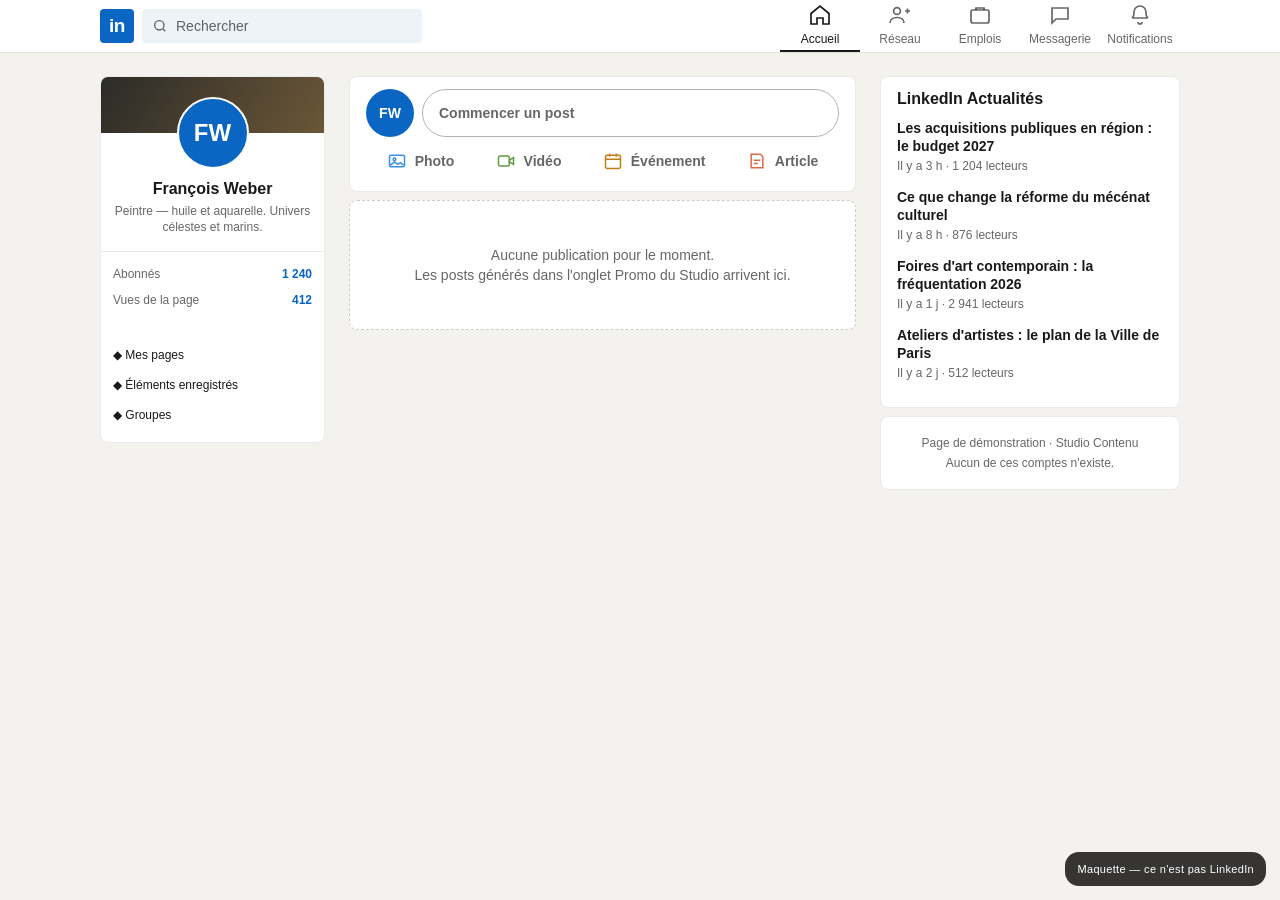
<file: francois-weber/linkedin/index.html>
<!doctype html>
<html lang="fr">
<head>
<meta charset="UTF-8">
<meta name="viewport" content="width=device-width, initial-scale=1.0">
<title>(1) Fil d'actualité | LinkedIn — François Weber</title>
<meta name="robots" content="noindex, nofollow">
<style>
*{box-sizing:border-box;margin:0;padding:0}
body{
  background:#f4f2ee;color:rgba(0,0,0,.9);
  font-family:-apple-system,'Segoe UI',Roboto,'Helvetica Neue',Arial,sans-serif;
  font-size:14px;line-height:20px;-webkit-font-smoothing:antialiased;
}
a{color:inherit;text-decoration:none}
svg{display:block}

.maquette{
  position:fixed;bottom:14px;right:14px;z-index:99;
  background:rgba(0,0,0,.78);color:#fff;font-size:11px;letter-spacing:.03em;
  padding:7px 12px;border-radius:14px;
}

/* ---------- Barre de navigation ---------- */
.barre{
  position:sticky;top:0;z-index:20;background:#fff;height:52px;
  box-shadow:0 0 0 1px rgba(0,0,0,.08);
}
.barre .dedans{
  max-width:1128px;margin:0 auto;height:52px;padding:0 24px;
  display:flex;align-items:center;gap:8px;
}
.marque{
  width:34px;height:34px;border-radius:4px;background:#0a66c2;color:#fff;
  display:flex;align-items:center;justify-content:center;
  font-weight:700;font-size:19px;letter-spacing:-.5px;flex:0 0 34px;
}
.recherche{
  background:#edf3f8;border-radius:4px;height:34px;width:280px;
  display:flex;align-items:center;gap:8px;padding:0 10px;color:rgba(0,0,0,.6);
}
.barre nav{margin-left:auto;display:flex;align-items:center}
.barre nav a{
  display:flex;flex-direction:column;align-items:center;justify-content:center;
  width:80px;height:52px;font-size:12px;color:rgba(0,0,0,.6);gap:2px;
}
.barre nav a.actif{color:rgba(0,0,0,.9);box-shadow:inset 0 -2px 0 rgba(0,0,0,.9)}
.barre nav a svg{stroke:currentColor;fill:none;stroke-width:1.7}

/* ---------- Grille ---------- */
.scene{
  max-width:1128px;margin:0 auto;padding:24px;
  display:grid;grid-template-columns:225px minmax(0,555px) 300px;gap:24px;align-items:start;
}
.carte{background:#fff;border:1px solid rgba(0,0,0,.08);border-radius:8px}

/* ---------- Colonne de gauche ---------- */
.identite{overflow:hidden}
.identite .banniere{height:56px;background:linear-gradient(120deg,#2b2b28,#6b5637)}
.identite .corps{padding:0 12px 16px;text-align:center}
.identite .av{
  width:72px;height:72px;border-radius:50%;margin:-36px auto 10px;
  border:2px solid #fff;background:#0a66c2;color:#fff;
  display:flex;align-items:center;justify-content:center;font-weight:600;font-size:24px;
}
.identite h1{font-size:16px;line-height:20px;font-weight:600}
.identite p{font-size:12px;color:rgba(0,0,0,.6);margin-top:4px;line-height:16px}
.chiffres{border-top:1px solid rgba(0,0,0,.08);padding:12px}
.chiffres div{display:flex;justify-content:space-between;font-size:12px;
  color:rgba(0,0,0,.6);margin-bottom:6px}
.chiffres div b{color:#0a66c2}
.raccourcis{padding:12px;font-size:12px;color:rgba(0,0,0,.9)}
.raccourcis a{display:block;padding:5px 0}

/* ---------- Zone de saisie ---------- */
.saisie{padding:12px 16px}
.saisie .haut{display:flex;gap:8px;align-items:center}
.saisie .av{
  width:48px;height:48px;border-radius:50%;flex:0 0 48px;background:#0a66c2;color:#fff;
  display:flex;align-items:center;justify-content:center;font-weight:600;
}
.saisie .champ{
  flex:1;height:48px;border:1px solid rgba(0,0,0,.3);border-radius:35px;
  display:flex;align-items:center;padding:0 16px;color:rgba(0,0,0,.6);font-weight:600;font-size:14px;
}
.saisie .bas{display:flex;justify-content:space-around;margin-top:6px}
.saisie .bas span{
  display:flex;align-items:center;gap:8px;padding:8px 10px;border-radius:4px;
  color:rgba(0,0,0,.6);font-weight:600;font-size:14px;
}

/* ---------- Publication ---------- */
.post{margin-top:8px;background:#fff;border:1px solid rgba(0,0,0,.08);border-radius:8px}
.post .tete{display:flex;gap:8px;padding:12px 16px 0}
.post .tete .av{
  width:48px;height:48px;border-radius:50%;flex:0 0 48px;background:#0a66c2;color:#fff;
  display:flex;align-items:center;justify-content:center;font-weight:600;font-size:16px;
}
.post .tete .qui{font-weight:600;font-size:14px;line-height:18px}
.post .tete .titre{font-size:12px;color:rgba(0,0,0,.6);line-height:16px}
.post .tete .quand{font-size:12px;color:rgba(0,0,0,.6);display:flex;align-items:center;gap:4px}
.post .tete .plus{margin-left:auto;color:rgba(0,0,0,.6);font-weight:700;letter-spacing:1px}
.post .texte{padding:12px 16px 0;white-space:pre-wrap;font-size:14px;line-height:20px}
.post .visuel{margin-top:12px;border-top:1px solid rgba(0,0,0,.08)}
.post .visuel img{width:100%;display:block}
.post .lien{
  display:block;margin:12px 16px 0;padding:10px 12px;background:#f3f2ef;
  border:1px solid rgba(0,0,0,.08);border-radius:4px;
  font-size:12px;color:rgba(0,0,0,.6);word-break:break-all;
}
.post .compteurs{
  display:flex;align-items:center;gap:6px;padding:8px 16px;
  font-size:12px;color:rgba(0,0,0,.6);
}
.post .compteurs .puces span{
  display:inline-block;width:16px;height:16px;border-radius:50%;border:1px solid #fff;
  margin-right:-4px;vertical-align:middle;font-size:9px;line-height:14px;text-align:center;color:#fff;
}
.post .compteurs .fin{margin-left:auto}
.post .actions{
  display:flex;border-top:1px solid rgba(0,0,0,.08);padding:4px 8px;
}
.post .actions span{
  flex:1;display:flex;align-items:center;justify-content:center;gap:8px;
  padding:10px 4px;border-radius:4px;color:rgba(0,0,0,.6);font-weight:600;font-size:14px;
}
.post .actions svg{stroke:currentColor;fill:none;stroke-width:1.7}

/* ---------- Colonne de droite ---------- */
.actu{padding:12px 16px}
.actu h3{font-size:16px;font-weight:600;margin-bottom:10px}
.actu li{list-style:none;margin-bottom:12px}
.actu li b{font-size:14px;font-weight:600;display:block;line-height:18px}
.actu li span{font-size:12px;color:rgba(0,0,0,.6)}
.pub{padding:16px;text-align:center;color:rgba(0,0,0,.6);font-size:12px;margin-top:8px}

.vide{
  margin-top:8px;background:#fff;border:1px dashed rgba(0,0,0,.2);border-radius:8px;
  padding:44px 24px;text-align:center;color:rgba(0,0,0,.6);
}

@media(max-width:1100px){.scene{grid-template-columns:225px minmax(0,555px)}.droite{display:none}}
@media(max-width:820px){.scene{grid-template-columns:1fr}.gauche{display:none}.barre .recherche{display:none}}
</style>
</head>
<body>

<header class="barre"><div class="dedans">
  <div class="marque">in</div>
  <div class="recherche">
    <svg width="16" height="16" viewBox="0 0 24 24" fill="none" stroke="currentColor" stroke-width="2"><circle cx="11" cy="11" r="7"/><path d="m20 20-3.5-3.5"/></svg>
    Rechercher
  </div>
  <nav>
    <a class="actif" href="./">
      <svg width="24" height="24" viewBox="0 0 24 24"><path d="M3 10.5 12 3l9 7.5V21h-6v-6H9v6H3z"/></svg>
      Accueil</a>
    <a href="./">
      <svg width="24" height="24" viewBox="0 0 24 24"><circle cx="9" cy="8" r="3.4"/><path d="M2 20c0-3.5 3-5.5 7-5.5s7 2 7 5.5"/><path d="M17 8h5M19.5 5.5v5"/></svg>
      Réseau</a>
    <a href="./">
      <svg width="24" height="24" viewBox="0 0 24 24"><rect x="3" y="7" width="18" height="13" rx="2"/><path d="M8 7V5h8v2"/></svg>
      Emplois</a>
    <a href="./">
      <svg width="24" height="24" viewBox="0 0 24 24"><path d="M4 5h16v11H8l-4 4z"/></svg>
      Messagerie</a>
    <a href="./">
      <svg width="24" height="24" viewBox="0 0 24 24"><path d="M6 9a6 6 0 1 1 12 0c0 5 2 6 2 6H4s2-1 2-6z"/><path d="M10 19a2 2 0 0 0 4 0"/></svg>
      Notifications</a>
  </nav>
</div></header>

<div class="scene">

  <aside class="gauche">
    <div class="carte identite">
      <div class="banniere"></div>
      <div class="corps">
        <div class="av">FW</div>
        <h1>François Weber</h1>
        <p>Peintre — huile et aquarelle. Univers célestes et marins.</p>
      </div>
      <div class="chiffres">
        <div><span>Abonnés</span><b>1 240</b></div>
        <div><span>Vues de la page</span><b>412</b></div>
      </div>
      <div class="raccourcis">
        <a href="../instagram/">◆ Mes pages</a>
        <a href="../x/">◆ Éléments enregistrés</a>
        <a href="../../">◆ Groupes</a>
      </div>
    </div>
  </aside>

  <main>

    <div class="carte saisie">
      <div class="haut">
        <div class="av">FW</div>
        <div class="champ">Commencer un post</div>
      </div>
      <div class="bas">
        <span><svg width="20" height="20" viewBox="0 0 24 24" fill="none" stroke="#378fe9" stroke-width="1.8"><rect x="3" y="5" width="18" height="14" rx="2"/><circle cx="9" cy="10" r="1.6"/><path d="m4 17 5-4 4 3 3-2 4 3"/></svg> Photo</span>
        <span><svg width="20" height="20" viewBox="0 0 24 24" fill="none" stroke="#5f9b41" stroke-width="1.8"><rect x="3" y="6" width="13" height="12" rx="2"/><path d="m16 11 5-3v8l-5-3z"/></svg> Vidéo</span>
        <span><svg width="20" height="20" viewBox="0 0 24 24" fill="none" stroke="#c37d16" stroke-width="1.8"><rect x="3" y="5" width="18" height="16" rx="2"/><path d="M3 10h18M8 3v4M16 3v4"/></svg> Événement</span>
        <span><svg width="20" height="20" viewBox="0 0 24 24" fill="none" stroke="#e06847" stroke-width="1.8"><path d="M5 4h11l3 3v13H5z"/><path d="M8 11h8M8 15h5"/></svg> Article</span>
      </div>
    </div>

    <div id="fil">
            <!-- STUDIO_POSTS -->
    </div>

    <div class="vide" id="vide">
      Aucune publication pour le moment.<br>
      Les posts générés dans l'onglet Promo du Studio arrivent ici.
    </div>

  </main>

  <aside class="droite">
    <div class="carte actu">
      <h3>LinkedIn Actualités</h3>
      <ul>
        <li><b>Les acquisitions publiques en région : le budget 2027</b><span>Il y a 3 h · 1 204 lecteurs</span></li>
        <li><b>Ce que change la réforme du mécénat culturel</b><span>Il y a 8 h · 876 lecteurs</span></li>
        <li><b>Foires d'art contemporain : la fréquentation 2026</b><span>Il y a 1 j · 2 941 lecteurs</span></li>
        <li><b>Ateliers d'artistes : le plan de la Ville de Paris</b><span>Il y a 2 j · 512 lecteurs</span></li>
      </ul>
    </div>
    <div class="carte pub">Page de démonstration · Studio Contenu<br>Aucun de ces comptes n'existe.</div>
  </aside>

</div>

<div class="maquette">Maquette — ce n'est pas LinkedIn</div>

<script>
  if (document.querySelectorAll('#fil .post').length) {
    document.getElementById('vide').style.display = 'none';
  }
</script>

</body>
</html>
</file>
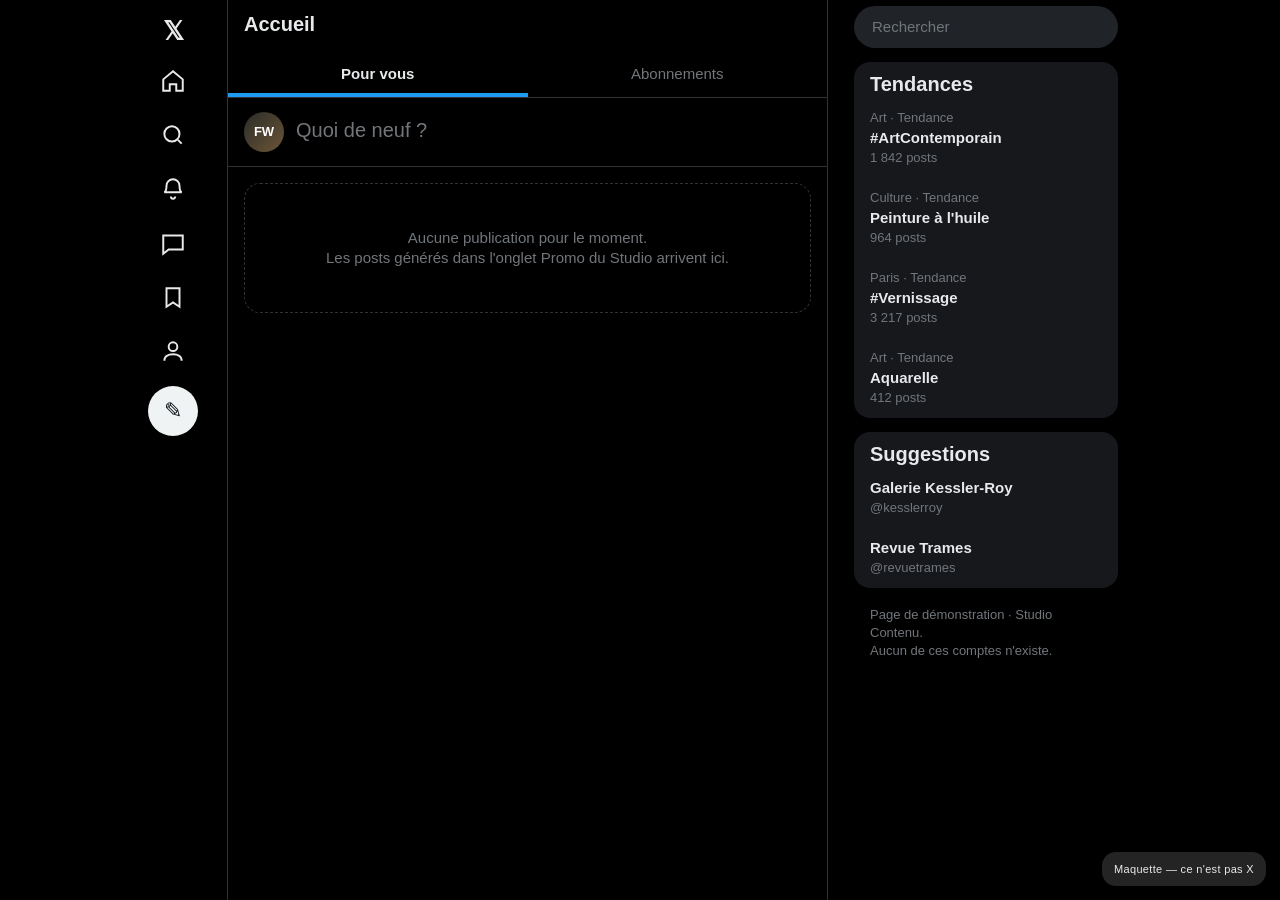
<file: francois-weber/x/index.html>
<!doctype html>
<html lang="fr">
<head>
<meta charset="UTF-8">
<meta name="viewport" content="width=device-width, initial-scale=1.0">
<title>Accueil / X — @francoisweber</title>
<meta name="robots" content="noindex, nofollow">
<style>
*{box-sizing:border-box;margin:0;padding:0}
body{
  background:#000;color:#e7e9ea;
  font-family:-apple-system,'Segoe UI',Roboto,'Helvetica Neue',Arial,sans-serif;
  font-size:15px;line-height:20px;-webkit-font-smoothing:antialiased;
}
a{color:inherit;text-decoration:none}
svg{display:block}

.maquette{
  position:fixed;bottom:14px;right:14px;z-index:99;
  background:rgba(255,255,255,.14);color:#e7e9ea;font-size:11px;letter-spacing:.03em;
  padding:7px 12px;border-radius:14px;
}

.scene{max-width:1000px;margin:0 auto;display:grid;grid-template-columns:88px minmax(0,600px) 290px;gap:0}

/* ---------- Rail ---------- */
.rail{position:sticky;top:0;height:100vh;padding:6px 8px;border-right:1px solid #2f3336}
.rail .marque{width:50px;height:50px;display:flex;align-items:center;justify-content:center;
  font-size:26px;font-weight:700;border-radius:50%}
.rail a{display:flex;align-items:center;justify-content:center;width:50px;height:50px;
  border-radius:50%;margin-bottom:4px}
.rail a:hover{background:#181818}
.rail svg{stroke:#e7e9ea;fill:none;stroke-width:1.8}
.rail .plume{
  width:50px;height:50px;border-radius:50%;background:#eff3f4;color:#0f1419;
  display:flex;align-items:center;justify-content:center;margin-top:10px;font-size:22px;
}

/* ---------- Colonne centrale ---------- */
.colonne{border-right:1px solid #2f3336;min-height:100vh}
.entete{
  position:sticky;top:0;z-index:10;background:rgba(0,0,0,.72);backdrop-filter:blur(12px);
  border-bottom:1px solid #2f3336;
}
.entete h1{font-size:20px;font-weight:700;padding:14px 16px}
.entete .onglets{display:flex}
.entete .onglets a{
  flex:1;text-align:center;padding:16px 0 13px;color:#71767b;font-weight:500;font-size:15px;
}
.entete .onglets a.actif{color:#e7e9ea;font-weight:700;box-shadow:inset 0 -4px 0 #1d9bf0}

.composer{display:flex;gap:12px;padding:14px 16px;border-bottom:1px solid #2f3336}
.composer .av{
  width:40px;height:40px;border-radius:50%;flex:0 0 40px;
  background:linear-gradient(135deg,#2b2b28,#6b5637);color:#fff;
  display:flex;align-items:center;justify-content:center;font-weight:700;font-size:13px;
}
.composer .champ{flex:1;color:#71767b;font-size:20px;padding-top:8px}

/* ---------- Publication ---------- */
.post{display:flex;gap:12px;padding:12px 16px;border-bottom:1px solid #2f3336}
.post .av{
  width:40px;height:40px;border-radius:50%;flex:0 0 40px;
  background:linear-gradient(135deg,#2b2b28,#6b5637);color:#fff;
  display:flex;align-items:center;justify-content:center;font-weight:700;font-size:13px;
}
.post .corps{flex:1;min-width:0}
.post .ligne{display:flex;align-items:center;gap:4px;font-size:15px}
.post .ligne b{font-weight:700}
.post .ligne .certif{color:#1d9bf0}
.post .ligne .gris{color:#71767b;font-weight:400}
.post .ligne .plus{margin-left:auto;color:#71767b;font-weight:700;letter-spacing:1px}
.post .texte{white-space:pre-wrap;padding:2px 0 4px;font-size:15px;line-height:20px}
.post .lien{color:#1d9bf0;word-break:break-all}
.post .visuel{margin-top:12px;border:1px solid #2f3336;border-radius:16px;overflow:hidden}
.post .visuel img{width:100%;display:block}
.post .actions{display:flex;justify-content:space-between;max-width:425px;margin-top:12px;color:#71767b;font-size:13px}
.post .actions span{display:flex;align-items:center;gap:6px}
.post .actions svg{stroke:currentColor;fill:none;stroke-width:1.7}

/* ---------- Colonne de droite ---------- */
.droite{padding:6px 0 0 26px}
.droite .recherche{
  background:#202327;border-radius:9999px;padding:11px 18px;color:#71767b;margin-bottom:14px;
}
.bloc{background:#16181c;border-radius:16px;margin-bottom:14px;overflow:hidden}
.bloc h2{font-size:20px;font-weight:800;padding:12px 16px 4px}
.bloc .item{padding:10px 16px}
.bloc .item .sur{color:#71767b;font-size:13px}
.bloc .item .quoi{font-weight:700;font-size:15px}
.bloc .item .nb{color:#71767b;font-size:13px}
.bloc .item:hover{background:#1c1f23}
.legal{color:#71767b;font-size:13px;padding:4px 16px 30px;line-height:18px}

.vide{
  border:1px dashed #2f3336;border-radius:16px;margin:16px;padding:44px 24px;
  text-align:center;color:#71767b;
}

@media(max-width:1000px){.droite{display:none}.scene{grid-template-columns:88px minmax(0,600px)}}
@media(max-width:700px){.rail{display:none}.scene{grid-template-columns:1fr}}
</style>
</head>
<body>

<div class="scene">

  <nav class="rail">
    <div class="marque">𝕏</div>
    <a href="./"><svg width="26" height="26" viewBox="0 0 24 24"><path d="M3 10.5 12 3l9 7.5V21h-6v-6H9v6H3z"/></svg></a>
    <a href="./"><svg width="26" height="26" viewBox="0 0 24 24"><circle cx="11" cy="11" r="7"/><path d="m20 20-3.5-3.5"/></svg></a>
    <a href="./"><svg width="26" height="26" viewBox="0 0 24 24"><path d="M6 9a6 6 0 1 1 12 0c0 5 2 6 2 6H4s2-1 2-6z"/><path d="M10 19a2 2 0 0 0 4 0"/></svg></a>
    <a href="./"><svg width="26" height="26" viewBox="0 0 24 24"><path d="M3 5h18v13H8l-5 4z"/></svg></a>
    <a href="./"><svg width="26" height="26" viewBox="0 0 24 24"><path d="M6 4h12v17l-6-4-6 4z"/></svg></a>
    <a href="../../"><svg width="26" height="26" viewBox="0 0 24 24"><circle cx="12" cy="8" r="4"/><path d="M4 21c0-4 3.6-6 8-6s8 2 8 6"/></svg></a>
    <div class="plume">✎</div>
  </nav>

  <main class="colonne">
    <div class="entete">
      <h1>Accueil</h1>
      <div class="onglets">
        <a class="actif" href="./">Pour vous</a>
        <a href="./">Abonnements</a>
      </div>
    </div>

    <div class="composer">
      <div class="av">FW</div>
      <div class="champ">Quoi de neuf ?</div>
    </div>

    <div id="fil">
            <!-- STUDIO_POSTS -->
    </div>

    <div class="vide" id="vide">
      Aucune publication pour le moment.<br>
      Les posts générés dans l'onglet Promo du Studio arrivent ici.
    </div>
  </main>

  <aside class="droite">
    <div class="recherche">Rechercher</div>
    <div class="bloc">
      <h2>Tendances</h2>
      <div class="item"><div class="sur">Art · Tendance</div><div class="quoi">#ArtContemporain</div><div class="nb">1 842 posts</div></div>
      <div class="item"><div class="sur">Culture · Tendance</div><div class="quoi">Peinture à l'huile</div><div class="nb">964 posts</div></div>
      <div class="item"><div class="sur">Paris · Tendance</div><div class="quoi">#Vernissage</div><div class="nb">3 217 posts</div></div>
      <div class="item"><div class="sur">Art · Tendance</div><div class="quoi">Aquarelle</div><div class="nb">412 posts</div></div>
    </div>
    <div class="bloc">
      <h2>Suggestions</h2>
      <div class="item"><div class="quoi">Galerie Kessler-Roy</div><div class="nb">@kesslerroy</div></div>
      <div class="item"><div class="quoi">Revue Trames</div><div class="nb">@revuetrames</div></div>
    </div>
    <p class="legal">Page de démonstration · Studio Contenu.<br>Aucun de ces comptes n'existe.</p>
  </aside>

</div>

<div class="maquette">Maquette — ce n'est pas X</div>

<script>
  if (document.querySelectorAll('#fil .post').length) {
    document.getElementById('vide').style.display = 'none';
  }
</script>

</body>
</html>
</file>
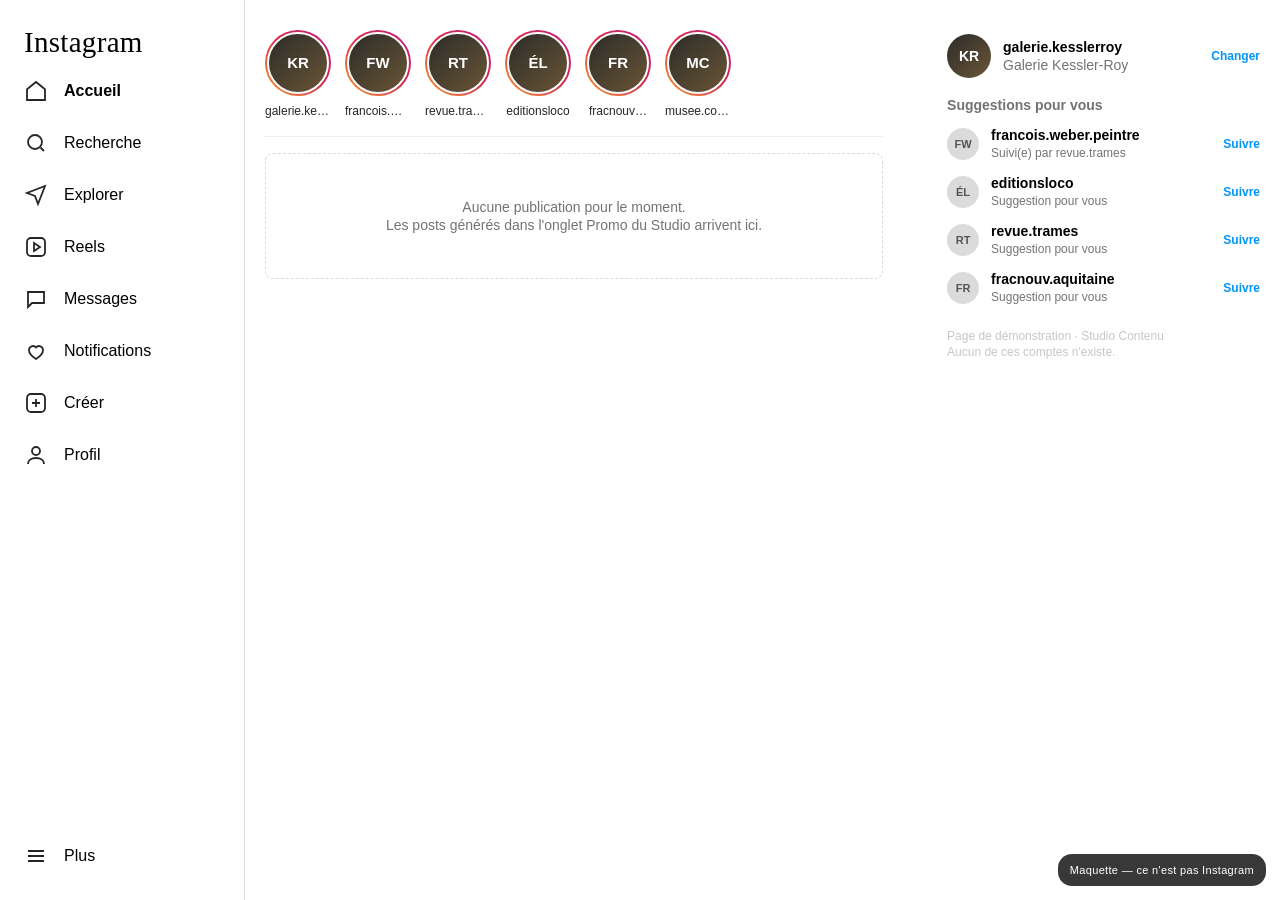
<file: galerie-kessler-roy/instagram/index.html>
<!doctype html>
<html lang="fr">
<head>
<meta charset="UTF-8">
<meta name="viewport" content="width=device-width, initial-scale=1.0">
<title>Instagram — galerie.kesslerroy</title>
<meta name="robots" content="noindex, nofollow">
<style>
*{box-sizing:border-box;margin:0;padding:0}
body{
  background:#fff;color:#000;
  font-family:-apple-system,BlinkMacSystemFont,'Segoe UI',Roboto,Helvetica,Arial,sans-serif;
  font-size:14px;line-height:18px;-webkit-font-smoothing:antialiased;
}
a{color:inherit;text-decoration:none}
svg{display:block}

.maquette{
  position:fixed;bottom:14px;right:14px;z-index:99;
  background:rgba(0,0,0,.78);color:#fff;font-size:11px;letter-spacing:.03em;
  padding:7px 12px;border-radius:14px;
}

/* ---------- Rail de navigation ---------- */
.rail{
  position:fixed;top:0;left:0;bottom:0;width:245px;
  border-right:1px solid #dbdbdb;padding:8px 12px 20px;background:#fff;
}
.rail .logo{
  font-family:'Segoe Script','Snell Roundhand','Brush Script MT',cursive;
  font-size:29px;padding:25px 12px 16px;letter-spacing:.3px;
}
.rail nav a{
  display:flex;align-items:center;gap:16px;padding:12px;border-radius:8px;
  font-size:16px;line-height:20px;margin-bottom:4px;
}
.rail nav a:hover{background:#f2f2f2}
.rail nav a.actif{font-weight:700}
.rail .pied{position:absolute;bottom:20px;left:12px;right:12px}
.rail .pied a{display:flex;align-items:center;gap:16px;padding:12px;border-radius:8px;font-size:16px}
.rail .pied a:hover{background:#f2f2f2}

/* ---------- Colonne centrale ---------- */
.scene{margin-left:245px;display:flex;justify-content:center;gap:64px;padding:30px 20px 90px}
.colonne{width:630px;max-width:100%}

.stories{
  display:flex;gap:14px;padding:0 0 16px;margin-bottom:16px;
  border-bottom:1px solid #efefef;overflow:hidden;
}
.story{width:66px;text-align:center;flex:0 0 66px}
.story .anneau{
  width:66px;height:66px;border-radius:50%;padding:2px;
  background:linear-gradient(45deg,#f09433,#e6683c,#dc2743,#cc2366,#bc1888);
}
.story .anneau div{
  width:100%;height:100%;border-radius:50%;border:2px solid #fff;
  background:linear-gradient(135deg,#2b2b28,#6b5637);color:#fff;
  display:flex;align-items:center;justify-content:center;font-weight:600;font-size:15px;
}
.story span{display:block;font-size:12px;color:#262626;margin-top:6px;
  overflow:hidden;text-overflow:ellipsis;white-space:nowrap}

/* ---------- Publication ---------- */
.post{margin-bottom:12px;padding-bottom:16px;border-bottom:1px solid #efefef}
.post .tete{display:flex;align-items:center;gap:12px;padding:4px 0 12px}
.post .tete .anneau{
  width:42px;height:42px;border-radius:50%;padding:2px;flex:0 0 42px;
  background:linear-gradient(45deg,#f09433,#e6683c,#dc2743,#cc2366,#bc1888);
}
.post .tete .anneau div{
  width:100%;height:100%;border-radius:50%;border:2px solid #fff;
  background:linear-gradient(135deg,#2b2b28,#6b5637);color:#fff;
  display:flex;align-items:center;justify-content:center;font-weight:600;font-size:13px;
}
.post .tete .qui{font-weight:600;font-size:14px}
.post .tete .quand{color:#737373}
.post .tete .quand:before{content:"· "}
.post .tete .plus{margin-left:auto;font-weight:700;letter-spacing:1px}
.post .visuel{border:1px solid #efefef;border-radius:4px;overflow:hidden;background:#fafafa}
.post .visuel img{width:100%;height:auto;display:block}
.post .actions{display:flex;align-items:center;gap:16px;padding:10px 0 6px}
.post .actions .fin{margin-left:auto}
.post .likes{font-weight:600;padding:2px 0 4px}
.post .legende{white-space:pre-wrap;padding-bottom:4px}
.post .legende b{font-weight:600;margin-right:5px}
.post .lien{color:#00376b;word-break:break-all}
.post .commentaires{color:#737373;padding:4px 0}
.post .horodatage{color:#737373;font-size:10px;letter-spacing:.2px;text-transform:uppercase;padding-top:4px}

/* ---------- Colonne de droite ---------- */
.aside{width:319px;padding-top:4px}
.aside .moi{display:flex;align-items:center;gap:12px;margin-bottom:18px}
.aside .moi .av{
  width:44px;height:44px;border-radius:50%;flex:0 0 44px;
  background:linear-gradient(135deg,#2b2b28,#6b5637);color:#fff;
  display:flex;align-items:center;justify-content:center;font-weight:600;font-size:14px;
}
.aside .moi .nom{font-weight:600}
.aside .moi .sous{color:#737373}
.aside .moi .bascule{margin-left:auto;color:#0095f6;font-weight:600;font-size:12px}
.aside h3{color:#737373;font-size:14px;font-weight:600;margin-bottom:12px}
.aside .sugg{display:flex;align-items:center;gap:12px;margin-bottom:12px}
.aside .sugg .av{
  width:32px;height:32px;border-radius:50%;flex:0 0 32px;background:#dbdbdb;
  display:flex;align-items:center;justify-content:center;font-size:11px;font-weight:600;color:#555;
}
.aside .sugg .nom{font-weight:600;font-size:14px}
.aside .sugg .sous{color:#737373;font-size:12px}
.aside .sugg .act{margin-left:auto;color:#0095f6;font-weight:600;font-size:12px}
.aside .legal{color:#c7c7c7;font-size:12px;line-height:16px;margin-top:22px}

.vide{
  border:1px dashed #dbdbdb;border-radius:8px;padding:44px 24px;text-align:center;
  color:#737373;font-size:14px;
}

@media(max-width:1160px){.aside{display:none}}
@media(max-width:900px){.rail{display:none}.scene{margin-left:0}}
</style>
</head>
<body>

<aside class="rail">
  <div class="logo">Instagram</div>
  <nav>
    <a class="actif" href="./">
      <svg width="24" height="24" viewBox="0 0 24 24" fill="none" stroke="#262626" stroke-width="1.8"><path d="M3 10.2 12 3l9 7.2V21H3z"/></svg>
      Accueil</a>
    <a href="./">
      <svg width="24" height="24" viewBox="0 0 24 24" fill="none" stroke="#262626" stroke-width="1.8"><circle cx="11" cy="11" r="7"/><path d="m20 20-3.5-3.5"/></svg>
      Recherche</a>
    <a href="./">
      <svg width="24" height="24" viewBox="0 0 24 24" fill="none" stroke="#262626" stroke-width="1.8"><path d="m21 3-7 18-3-8-8-3z"/></svg>
      Explorer</a>
    <a href="./">
      <svg width="24" height="24" viewBox="0 0 24 24" fill="none" stroke="#262626" stroke-width="1.8"><rect x="3" y="3" width="18" height="18" rx="4"/><path d="m10 8 6 4-6 4z"/></svg>
      Reels</a>
    <a href="./">
      <svg width="24" height="24" viewBox="0 0 24 24" fill="none" stroke="#262626" stroke-width="1.8"><path d="M4 5h16v11H8l-4 4z"/></svg>
      Messages</a>
    <a href="./">
      <svg width="24" height="24" viewBox="0 0 24 24" fill="none" stroke="#262626" stroke-width="1.8"><path d="M12 20s-7-4.4-7-9a4 4 0 0 1 7-2.6A4 4 0 0 1 19 11c0 4.6-7 9-7 9z"/></svg>
      Notifications</a>
    <a href="./">
      <svg width="24" height="24" viewBox="0 0 24 24" fill="none" stroke="#262626" stroke-width="1.8"><rect x="3" y="3" width="18" height="18" rx="4"/><path d="M12 8v8M8 12h8"/></svg>
      Créer</a>
    <a href="./">
      <svg width="24" height="24" viewBox="0 0 24 24" fill="none" stroke="#262626" stroke-width="1.8"><circle cx="12" cy="8" r="4"/><path d="M4 21c0-4 3.6-6 8-6s8 2 8 6"/></svg>
      Profil</a>
  </nav>
  <div class="pied">
    <a href="../../">
      <svg width="24" height="24" viewBox="0 0 24 24" fill="none" stroke="#262626" stroke-width="1.8"><path d="M4 7h16M4 12h16M4 17h16"/></svg>
      Plus</a>
  </div>
</aside>

<div class="scene">

  <main class="colonne">

    <div class="stories">
      <div class="story"><div class="anneau"><div>KR</div></div><span>galerie.kes…</span></div>
      <div class="story"><div class="anneau"><div>FW</div></div><span>francois.we…</span></div>
      <div class="story"><div class="anneau"><div>RT</div></div><span>revue.trames</span></div>
      <div class="story"><div class="anneau"><div>ÉL</div></div><span>editionsloco</span></div>
      <div class="story"><div class="anneau"><div>FR</div></div><span>fracnouv…</span></div>
      <div class="story"><div class="anneau"><div>MC</div></div><span>musee.contemp</span></div>
    </div>

    <div id="fil">
            <!-- STUDIO_POSTS -->
    </div>

    <div class="vide" id="vide">
      Aucune publication pour le moment.<br>
      Les posts générés dans l'onglet Promo du Studio arrivent ici.
    </div>

  </main>

  <aside class="aside">
    <div class="moi">
      <div class="av">KR</div>
      <div><div class="nom">galerie.kesslerroy</div><div class="sous">Galerie Kessler-Roy</div></div>
      <div class="bascule">Changer</div>
    </div>
    <h3>Suggestions pour vous</h3>
    <div class="sugg"><div class="av">FW</div><div><div class="nom">francois.weber.peintre</div><div class="sous">Suivi(e) par revue.trames</div></div><div class="act">Suivre</div></div>
    <div class="sugg"><div class="av">ÉL</div><div><div class="nom">editionsloco</div><div class="sous">Suggestion pour vous</div></div><div class="act">Suivre</div></div>
    <div class="sugg"><div class="av">RT</div><div><div class="nom">revue.trames</div><div class="sous">Suggestion pour vous</div></div><div class="act">Suivre</div></div>
    <div class="sugg"><div class="av">FR</div><div><div class="nom">fracnouv.aquitaine</div><div class="sous">Suggestion pour vous</div></div><div class="act">Suivre</div></div>
    <p class="legal">Page de démonstration · Studio Contenu<br>Aucun de ces comptes n'existe.</p>
  </aside>

</div>

<div class="maquette">Maquette — ce n'est pas Instagram</div>

<script>
  if (document.querySelectorAll('#fil .post').length) {
    document.getElementById('vide').style.display = 'none';
  }
</script>

</body>
</html>
</file>
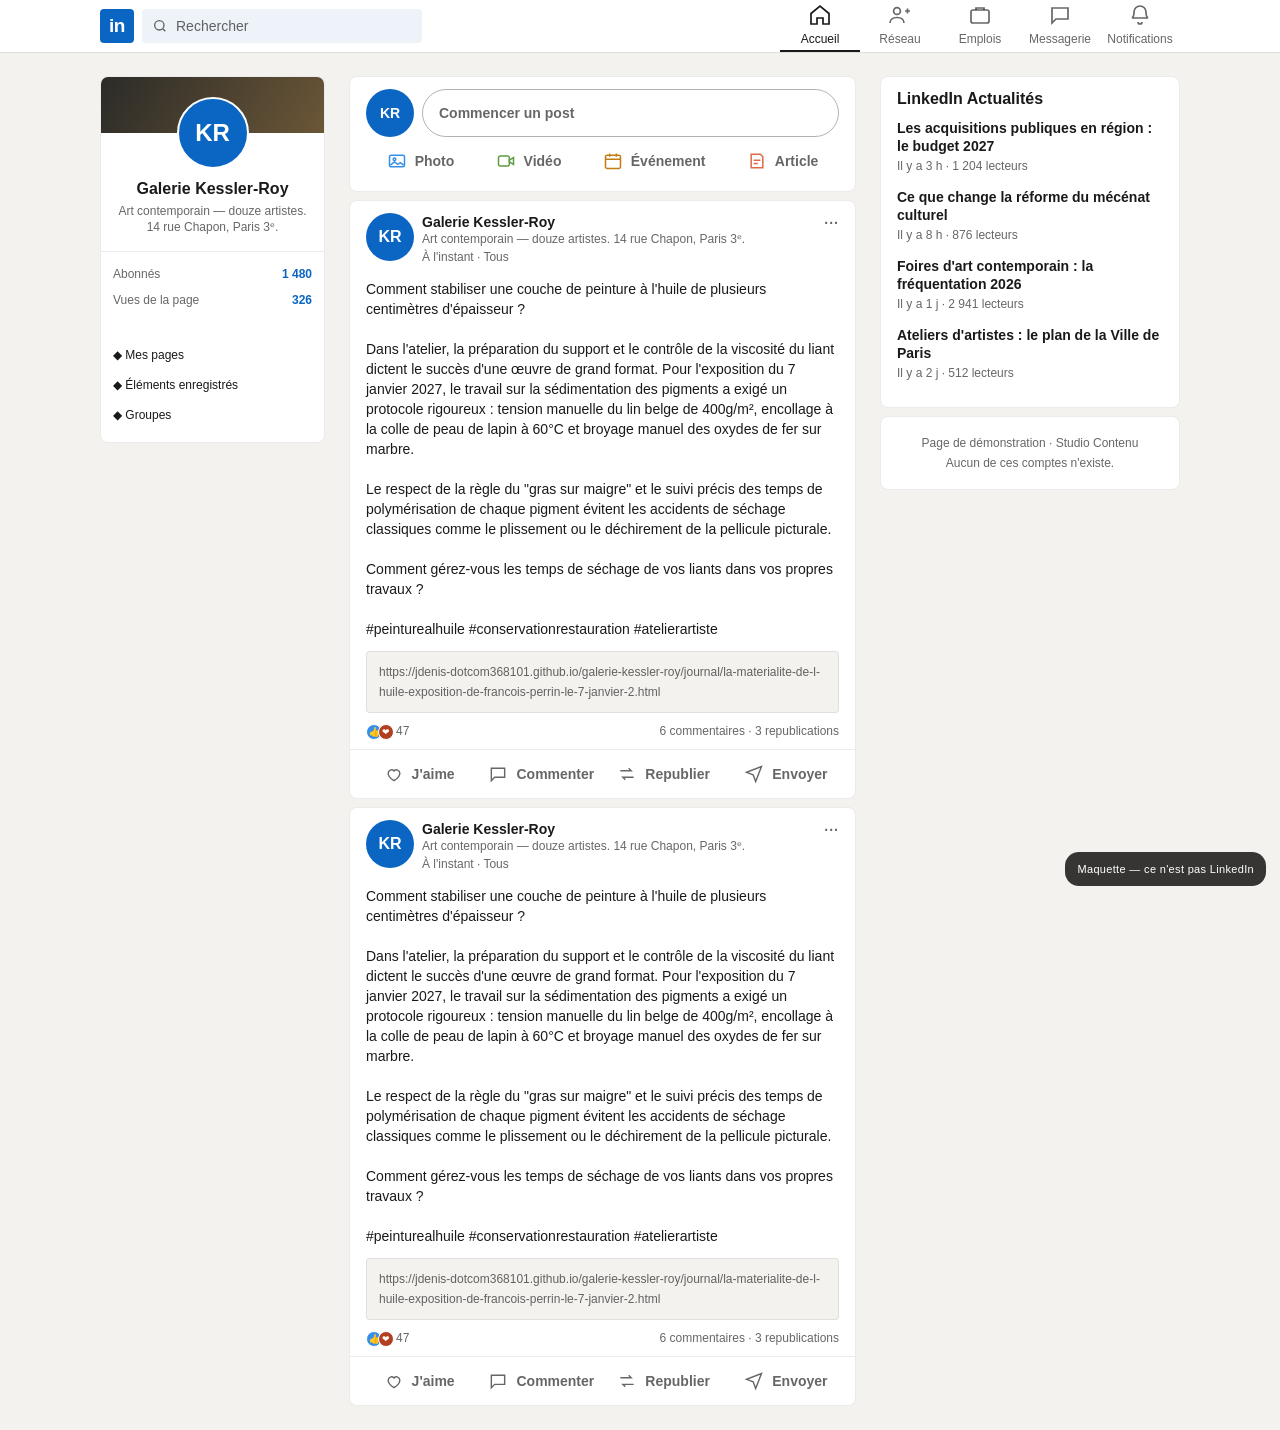
<file: galerie-kessler-roy/linkedin/index.html>
<!doctype html>
<html lang="fr">
<head>
<meta charset="UTF-8">
<meta name="viewport" content="width=device-width, initial-scale=1.0">
<title>(1) Fil d'actualité | LinkedIn — Galerie Kessler-Roy</title>
<meta name="robots" content="noindex, nofollow">
<style>
*{box-sizing:border-box;margin:0;padding:0}
body{
  background:#f4f2ee;color:rgba(0,0,0,.9);
  font-family:-apple-system,'Segoe UI',Roboto,'Helvetica Neue',Arial,sans-serif;
  font-size:14px;line-height:20px;-webkit-font-smoothing:antialiased;
}
a{color:inherit;text-decoration:none}
svg{display:block}

.maquette{
  position:fixed;bottom:14px;right:14px;z-index:99;
  background:rgba(0,0,0,.78);color:#fff;font-size:11px;letter-spacing:.03em;
  padding:7px 12px;border-radius:14px;
}

/* ---------- Barre de navigation ---------- */
.barre{
  position:sticky;top:0;z-index:20;background:#fff;height:52px;
  box-shadow:0 0 0 1px rgba(0,0,0,.08);
}
.barre .dedans{
  max-width:1128px;margin:0 auto;height:52px;padding:0 24px;
  display:flex;align-items:center;gap:8px;
}
.marque{
  width:34px;height:34px;border-radius:4px;background:#0a66c2;color:#fff;
  display:flex;align-items:center;justify-content:center;
  font-weight:700;font-size:19px;letter-spacing:-.5px;flex:0 0 34px;
}
.recherche{
  background:#edf3f8;border-radius:4px;height:34px;width:280px;
  display:flex;align-items:center;gap:8px;padding:0 10px;color:rgba(0,0,0,.6);
}
.barre nav{margin-left:auto;display:flex;align-items:center}
.barre nav a{
  display:flex;flex-direction:column;align-items:center;justify-content:center;
  width:80px;height:52px;font-size:12px;color:rgba(0,0,0,.6);gap:2px;
}
.barre nav a.actif{color:rgba(0,0,0,.9);box-shadow:inset 0 -2px 0 rgba(0,0,0,.9)}
.barre nav a svg{stroke:currentColor;fill:none;stroke-width:1.7}

/* ---------- Grille ---------- */
.scene{
  max-width:1128px;margin:0 auto;padding:24px;
  display:grid;grid-template-columns:225px minmax(0,555px) 300px;gap:24px;align-items:start;
}
.carte{background:#fff;border:1px solid rgba(0,0,0,.08);border-radius:8px}

/* ---------- Colonne de gauche ---------- */
.identite{overflow:hidden}
.identite .banniere{height:56px;background:linear-gradient(120deg,#2b2b28,#6b5637)}
.identite .corps{padding:0 12px 16px;text-align:center}
.identite .av{
  width:72px;height:72px;border-radius:50%;margin:-36px auto 10px;
  border:2px solid #fff;background:#0a66c2;color:#fff;
  display:flex;align-items:center;justify-content:center;font-weight:600;font-size:24px;
}
.identite h1{font-size:16px;line-height:20px;font-weight:600}
.identite p{font-size:12px;color:rgba(0,0,0,.6);margin-top:4px;line-height:16px}
.chiffres{border-top:1px solid rgba(0,0,0,.08);padding:12px}
.chiffres div{display:flex;justify-content:space-between;font-size:12px;
  color:rgba(0,0,0,.6);margin-bottom:6px}
.chiffres div b{color:#0a66c2}
.raccourcis{padding:12px;font-size:12px;color:rgba(0,0,0,.9)}
.raccourcis a{display:block;padding:5px 0}

/* ---------- Zone de saisie ---------- */
.saisie{padding:12px 16px}
.saisie .haut{display:flex;gap:8px;align-items:center}
.saisie .av{
  width:48px;height:48px;border-radius:50%;flex:0 0 48px;background:#0a66c2;color:#fff;
  display:flex;align-items:center;justify-content:center;font-weight:600;
}
.saisie .champ{
  flex:1;height:48px;border:1px solid rgba(0,0,0,.3);border-radius:35px;
  display:flex;align-items:center;padding:0 16px;color:rgba(0,0,0,.6);font-weight:600;font-size:14px;
}
.saisie .bas{display:flex;justify-content:space-around;margin-top:6px}
.saisie .bas span{
  display:flex;align-items:center;gap:8px;padding:8px 10px;border-radius:4px;
  color:rgba(0,0,0,.6);font-weight:600;font-size:14px;
}

/* ---------- Publication ---------- */
.post{margin-top:8px;background:#fff;border:1px solid rgba(0,0,0,.08);border-radius:8px}
.post .tete{display:flex;gap:8px;padding:12px 16px 0}
.post .tete .av{
  width:48px;height:48px;border-radius:50%;flex:0 0 48px;background:#0a66c2;color:#fff;
  display:flex;align-items:center;justify-content:center;font-weight:600;font-size:16px;
}
.post .tete .qui{font-weight:600;font-size:14px;line-height:18px}
.post .tete .titre{font-size:12px;color:rgba(0,0,0,.6);line-height:16px}
.post .tete .quand{font-size:12px;color:rgba(0,0,0,.6);display:flex;align-items:center;gap:4px}
.post .tete .plus{margin-left:auto;color:rgba(0,0,0,.6);font-weight:700;letter-spacing:1px}
.post .texte{padding:12px 16px 0;white-space:pre-wrap;font-size:14px;line-height:20px}
.post .visuel{margin-top:12px;border-top:1px solid rgba(0,0,0,.08)}
.post .visuel img{width:100%;display:block}
.post .lien{
  display:block;margin:12px 16px 0;padding:10px 12px;background:#f3f2ef;
  border:1px solid rgba(0,0,0,.08);border-radius:4px;
  font-size:12px;color:rgba(0,0,0,.6);word-break:break-all;
}
.post .compteurs{
  display:flex;align-items:center;gap:6px;padding:8px 16px;
  font-size:12px;color:rgba(0,0,0,.6);
}
.post .compteurs .puces span{
  display:inline-block;width:16px;height:16px;border-radius:50%;border:1px solid #fff;
  margin-right:-4px;vertical-align:middle;font-size:9px;line-height:14px;text-align:center;color:#fff;
}
.post .compteurs .fin{margin-left:auto}
.post .actions{
  display:flex;border-top:1px solid rgba(0,0,0,.08);padding:4px 8px;
}
.post .actions span{
  flex:1;display:flex;align-items:center;justify-content:center;gap:8px;
  padding:10px 4px;border-radius:4px;color:rgba(0,0,0,.6);font-weight:600;font-size:14px;
}
.post .actions svg{stroke:currentColor;fill:none;stroke-width:1.7}

/* ---------- Colonne de droite ---------- */
.actu{padding:12px 16px}
.actu h3{font-size:16px;font-weight:600;margin-bottom:10px}
.actu li{list-style:none;margin-bottom:12px}
.actu li b{font-size:14px;font-weight:600;display:block;line-height:18px}
.actu li span{font-size:12px;color:rgba(0,0,0,.6)}
.pub{padding:16px;text-align:center;color:rgba(0,0,0,.6);font-size:12px;margin-top:8px}

.vide{
  margin-top:8px;background:#fff;border:1px dashed rgba(0,0,0,.2);border-radius:8px;
  padding:44px 24px;text-align:center;color:rgba(0,0,0,.6);
}

@media(max-width:1100px){.scene{grid-template-columns:225px minmax(0,555px)}.droite{display:none}}
@media(max-width:820px){.scene{grid-template-columns:1fr}.gauche{display:none}.barre .recherche{display:none}}
</style>
</head>
<body>

<header class="barre"><div class="dedans">
  <div class="marque">in</div>
  <div class="recherche">
    <svg width="16" height="16" viewBox="0 0 24 24" fill="none" stroke="currentColor" stroke-width="2"><circle cx="11" cy="11" r="7"/><path d="m20 20-3.5-3.5"/></svg>
    Rechercher
  </div>
  <nav>
    <a class="actif" href="./">
      <svg width="24" height="24" viewBox="0 0 24 24"><path d="M3 10.5 12 3l9 7.5V21h-6v-6H9v6H3z"/></svg>
      Accueil</a>
    <a href="./">
      <svg width="24" height="24" viewBox="0 0 24 24"><circle cx="9" cy="8" r="3.4"/><path d="M2 20c0-3.5 3-5.5 7-5.5s7 2 7 5.5"/><path d="M17 8h5M19.5 5.5v5"/></svg>
      Réseau</a>
    <a href="./">
      <svg width="24" height="24" viewBox="0 0 24 24"><rect x="3" y="7" width="18" height="13" rx="2"/><path d="M8 7V5h8v2"/></svg>
      Emplois</a>
    <a href="./">
      <svg width="24" height="24" viewBox="0 0 24 24"><path d="M4 5h16v11H8l-4 4z"/></svg>
      Messagerie</a>
    <a href="./">
      <svg width="24" height="24" viewBox="0 0 24 24"><path d="M6 9a6 6 0 1 1 12 0c0 5 2 6 2 6H4s2-1 2-6z"/><path d="M10 19a2 2 0 0 0 4 0"/></svg>
      Notifications</a>
  </nav>
</div></header>

<div class="scene">

  <aside class="gauche">
    <div class="carte identite">
      <div class="banniere"></div>
      <div class="corps">
        <div class="av">KR</div>
        <h1>Galerie Kessler-Roy</h1>
        <p>Art contemporain — douze artistes. 14 rue Chapon, Paris 3ᵉ.</p>
      </div>
      <div class="chiffres">
        <div><span>Abonnés</span><b>1 480</b></div>
        <div><span>Vues de la page</span><b>326</b></div>
      </div>
      <div class="raccourcis">
        <a href="../instagram/">◆ Mes pages</a>
        <a href="../x/">◆ Éléments enregistrés</a>
        <a href="../../">◆ Groupes</a>
      </div>
    </div>
  </aside>

  <main>

    <div class="carte saisie">
      <div class="haut">
        <div class="av">KR</div>
        <div class="champ">Commencer un post</div>
      </div>
      <div class="bas">
        <span><svg width="20" height="20" viewBox="0 0 24 24" fill="none" stroke="#378fe9" stroke-width="1.8"><rect x="3" y="5" width="18" height="14" rx="2"/><circle cx="9" cy="10" r="1.6"/><path d="m4 17 5-4 4 3 3-2 4 3"/></svg> Photo</span>
        <span><svg width="20" height="20" viewBox="0 0 24 24" fill="none" stroke="#5f9b41" stroke-width="1.8"><rect x="3" y="6" width="13" height="12" rx="2"/><path d="m16 11 5-3v8l-5-3z"/></svg> Vidéo</span>
        <span><svg width="20" height="20" viewBox="0 0 24 24" fill="none" stroke="#c37d16" stroke-width="1.8"><rect x="3" y="5" width="18" height="16" rx="2"/><path d="M3 10h18M8 3v4M16 3v4"/></svg> Événement</span>
        <span><svg width="20" height="20" viewBox="0 0 24 24" fill="none" stroke="#e06847" stroke-width="1.8"><path d="M5 4h11l3 3v13H5z"/><path d="M8 11h8M8 15h5"/></svg> Article</span>
      </div>
    </div>

    <div id="fil">
            <!-- STUDIO_POSTS -->
      <article class="post">
        <div class="tete">
          <div class="av">KR</div>
          <div>
            <div class="qui">Galerie Kessler-Roy</div>
            <div class="titre">Art contemporain — douze artistes. 14 rue Chapon, Paris 3ᵉ.</div>
            <div class="quand">À l'instant · Tous</div>
          </div>
          <span class="plus">···</span>
        </div>
        <div class="texte">Comment stabiliser une couche de peinture à l'huile de plusieurs centimètres d'épaisseur ?

Dans l'atelier, la préparation du support et le contrôle de la viscosité du liant dictent le succès d'une œuvre de grand format. Pour l'exposition du 7 janvier 2027, le travail sur la sédimentation des pigments a exigé un protocole rigoureux : tension manuelle du lin belge de 400g/m², encollage à la colle de peau de lapin à 60°C et broyage manuel des oxydes de fer sur marbre.

Le respect de la règle du &quot;gras sur maigre&quot; et le suivi précis des temps de polymérisation de chaque pigment évitent les accidents de séchage classiques comme le plissement ou le déchirement de la pellicule picturale.

Comment gérez-vous les temps de séchage de vos liants dans vos propres travaux ?

#peinturealhuile #conservationrestauration #atelierartiste</div>
        <a class="lien" href="https://jdenis-dotcom368101.github.io/galerie-kessler-roy/journal/la-materialite-de-l-huile-exposition-de-francois-perrin-le-7-janvier-2.html">https://jdenis-dotcom368101.github.io/galerie-kessler-roy/journal/la-materialite-de-l-huile-exposition-de-francois-perrin-le-7-janvier-2.html</a>
        <div class="compteurs"><span class="puces"><span style="background:#378fe9">👍</span><span style="background:#b24020">❤</span></span> 47<span class="fin">6 commentaires · 3 republications</span></div>
        <div class="actions"><span><svg width="20" height="20" viewBox="0 0 24 24" fill="none" stroke="currentColor" stroke-width="1.7"><path d="M12 20s-7-4.4-7-9a4 4 0 0 1 7-2.6A4 4 0 0 1 19 11c0 4.6-7 9-7 9z"/></svg>J'aime</span><span><svg width="20" height="20" viewBox="0 0 24 24" fill="none" stroke="currentColor" stroke-width="1.7"><path d="M4 5h16v11H8l-4 4z"/></svg>Commenter</span><span><svg width="20" height="20" viewBox="0 0 24 24" fill="none" stroke="currentColor" stroke-width="1.7"><path d="M4 8h13l-3-3M20 16H7l3 3"/></svg>Republier</span><span><svg width="20" height="20" viewBox="0 0 24 24" fill="none" stroke="currentColor" stroke-width="1.7"><path d="m21 3-7 18-3-8-8-3z"/></svg>Envoyer</span></div>
      </article>

      <article class="post">
        <div class="tete">
          <div class="av">KR</div>
          <div>
            <div class="qui">Galerie Kessler-Roy</div>
            <div class="titre">Art contemporain — douze artistes. 14 rue Chapon, Paris 3ᵉ.</div>
            <div class="quand">À l'instant · Tous</div>
          </div>
          <span class="plus">···</span>
        </div>
        <div class="texte">Comment stabiliser une couche de peinture à l'huile de plusieurs centimètres d'épaisseur ?

Dans l'atelier, la préparation du support et le contrôle de la viscosité du liant dictent le succès d'une œuvre de grand format. Pour l'exposition du 7 janvier 2027, le travail sur la sédimentation des pigments a exigé un protocole rigoureux : tension manuelle du lin belge de 400g/m², encollage à la colle de peau de lapin à 60°C et broyage manuel des oxydes de fer sur marbre.

Le respect de la règle du &quot;gras sur maigre&quot; et le suivi précis des temps de polymérisation de chaque pigment évitent les accidents de séchage classiques comme le plissement ou le déchirement de la pellicule picturale.

Comment gérez-vous les temps de séchage de vos liants dans vos propres travaux ?

#peinturealhuile #conservationrestauration #atelierartiste</div>
        <a class="lien" href="https://jdenis-dotcom368101.github.io/galerie-kessler-roy/journal/la-materialite-de-l-huile-exposition-de-francois-perrin-le-7-janvier-2.html">https://jdenis-dotcom368101.github.io/galerie-kessler-roy/journal/la-materialite-de-l-huile-exposition-de-francois-perrin-le-7-janvier-2.html</a>
        <div class="compteurs"><span class="puces"><span style="background:#378fe9">👍</span><span style="background:#b24020">❤</span></span> 47<span class="fin">6 commentaires · 3 republications</span></div>
        <div class="actions"><span><svg width="20" height="20" viewBox="0 0 24 24" fill="none" stroke="currentColor" stroke-width="1.7"><path d="M12 20s-7-4.4-7-9a4 4 0 0 1 7-2.6A4 4 0 0 1 19 11c0 4.6-7 9-7 9z"/></svg>J'aime</span><span><svg width="20" height="20" viewBox="0 0 24 24" fill="none" stroke="currentColor" stroke-width="1.7"><path d="M4 5h16v11H8l-4 4z"/></svg>Commenter</span><span><svg width="20" height="20" viewBox="0 0 24 24" fill="none" stroke="currentColor" stroke-width="1.7"><path d="M4 8h13l-3-3M20 16H7l3 3"/></svg>Republier</span><span><svg width="20" height="20" viewBox="0 0 24 24" fill="none" stroke="currentColor" stroke-width="1.7"><path d="m21 3-7 18-3-8-8-3z"/></svg>Envoyer</span></div>
      </article>

    </div>

    <div class="vide" id="vide">
      Aucune publication pour le moment.<br>
      Les posts générés dans l'onglet Promo du Studio arrivent ici.
    </div>

  </main>

  <aside class="droite">
    <div class="carte actu">
      <h3>LinkedIn Actualités</h3>
      <ul>
        <li><b>Les acquisitions publiques en région : le budget 2027</b><span>Il y a 3 h · 1 204 lecteurs</span></li>
        <li><b>Ce que change la réforme du mécénat culturel</b><span>Il y a 8 h · 876 lecteurs</span></li>
        <li><b>Foires d'art contemporain : la fréquentation 2026</b><span>Il y a 1 j · 2 941 lecteurs</span></li>
        <li><b>Ateliers d'artistes : le plan de la Ville de Paris</b><span>Il y a 2 j · 512 lecteurs</span></li>
      </ul>
    </div>
    <div class="carte pub">Page de démonstration · Studio Contenu<br>Aucun de ces comptes n'existe.</div>
  </aside>

</div>

<div class="maquette">Maquette — ce n'est pas LinkedIn</div>

<script>
  if (document.querySelectorAll('#fil .post').length) {
    document.getElementById('vide').style.display = 'none';
  }
</script>

</body>
</html>
</file>
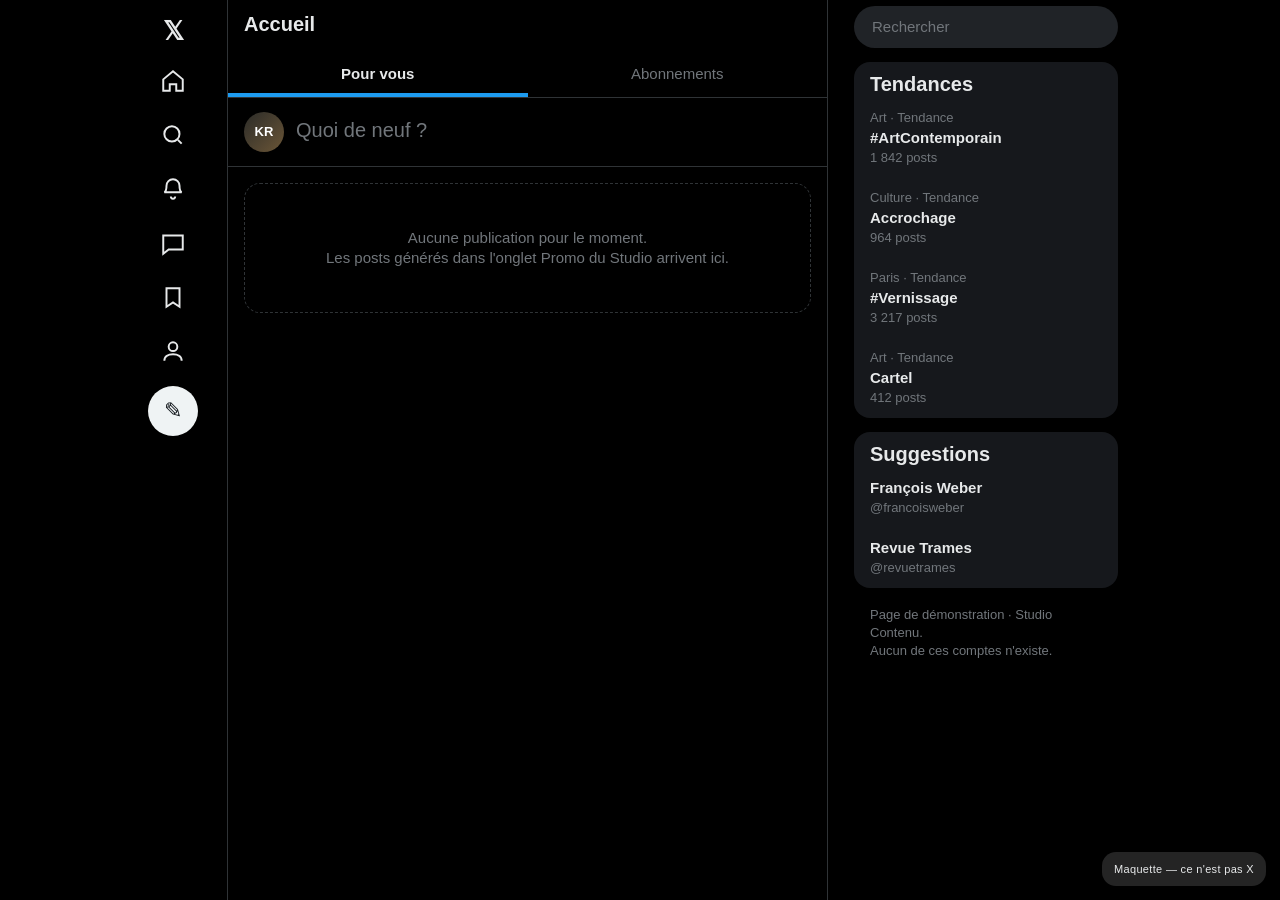
<file: galerie-kessler-roy/x/index.html>
<!doctype html>
<html lang="fr">
<head>
<meta charset="UTF-8">
<meta name="viewport" content="width=device-width, initial-scale=1.0">
<title>Accueil / X — @kesslerroy</title>
<meta name="robots" content="noindex, nofollow">
<style>
*{box-sizing:border-box;margin:0;padding:0}
body{
  background:#000;color:#e7e9ea;
  font-family:-apple-system,'Segoe UI',Roboto,'Helvetica Neue',Arial,sans-serif;
  font-size:15px;line-height:20px;-webkit-font-smoothing:antialiased;
}
a{color:inherit;text-decoration:none}
svg{display:block}

.maquette{
  position:fixed;bottom:14px;right:14px;z-index:99;
  background:rgba(255,255,255,.14);color:#e7e9ea;font-size:11px;letter-spacing:.03em;
  padding:7px 12px;border-radius:14px;
}

.scene{max-width:1000px;margin:0 auto;display:grid;grid-template-columns:88px minmax(0,600px) 290px;gap:0}

/* ---------- Rail ---------- */
.rail{position:sticky;top:0;height:100vh;padding:6px 8px;border-right:1px solid #2f3336}
.rail .marque{width:50px;height:50px;display:flex;align-items:center;justify-content:center;
  font-size:26px;font-weight:700;border-radius:50%}
.rail a{display:flex;align-items:center;justify-content:center;width:50px;height:50px;
  border-radius:50%;margin-bottom:4px}
.rail a:hover{background:#181818}
.rail svg{stroke:#e7e9ea;fill:none;stroke-width:1.8}
.rail .plume{
  width:50px;height:50px;border-radius:50%;background:#eff3f4;color:#0f1419;
  display:flex;align-items:center;justify-content:center;margin-top:10px;font-size:22px;
}

/* ---------- Colonne centrale ---------- */
.colonne{border-right:1px solid #2f3336;min-height:100vh}
.entete{
  position:sticky;top:0;z-index:10;background:rgba(0,0,0,.72);backdrop-filter:blur(12px);
  border-bottom:1px solid #2f3336;
}
.entete h1{font-size:20px;font-weight:700;padding:14px 16px}
.entete .onglets{display:flex}
.entete .onglets a{
  flex:1;text-align:center;padding:16px 0 13px;color:#71767b;font-weight:500;font-size:15px;
}
.entete .onglets a.actif{color:#e7e9ea;font-weight:700;box-shadow:inset 0 -4px 0 #1d9bf0}

.composer{display:flex;gap:12px;padding:14px 16px;border-bottom:1px solid #2f3336}
.composer .av{
  width:40px;height:40px;border-radius:50%;flex:0 0 40px;
  background:linear-gradient(135deg,#2b2b28,#6b5637);color:#fff;
  display:flex;align-items:center;justify-content:center;font-weight:700;font-size:13px;
}
.composer .champ{flex:1;color:#71767b;font-size:20px;padding-top:8px}

/* ---------- Publication ---------- */
.post{display:flex;gap:12px;padding:12px 16px;border-bottom:1px solid #2f3336}
.post .av{
  width:40px;height:40px;border-radius:50%;flex:0 0 40px;
  background:linear-gradient(135deg,#2b2b28,#6b5637);color:#fff;
  display:flex;align-items:center;justify-content:center;font-weight:700;font-size:13px;
}
.post .corps{flex:1;min-width:0}
.post .ligne{display:flex;align-items:center;gap:4px;font-size:15px}
.post .ligne b{font-weight:700}
.post .ligne .certif{color:#1d9bf0}
.post .ligne .gris{color:#71767b;font-weight:400}
.post .ligne .plus{margin-left:auto;color:#71767b;font-weight:700;letter-spacing:1px}
.post .texte{white-space:pre-wrap;padding:2px 0 4px;font-size:15px;line-height:20px}
.post .lien{color:#1d9bf0;word-break:break-all}
.post .visuel{margin-top:12px;border:1px solid #2f3336;border-radius:16px;overflow:hidden}
.post .visuel img{width:100%;display:block}
.post .actions{display:flex;justify-content:space-between;max-width:425px;margin-top:12px;color:#71767b;font-size:13px}
.post .actions span{display:flex;align-items:center;gap:6px}
.post .actions svg{stroke:currentColor;fill:none;stroke-width:1.7}

/* ---------- Colonne de droite ---------- */
.droite{padding:6px 0 0 26px}
.droite .recherche{
  background:#202327;border-radius:9999px;padding:11px 18px;color:#71767b;margin-bottom:14px;
}
.bloc{background:#16181c;border-radius:16px;margin-bottom:14px;overflow:hidden}
.bloc h2{font-size:20px;font-weight:800;padding:12px 16px 4px}
.bloc .item{padding:10px 16px}
.bloc .item .sur{color:#71767b;font-size:13px}
.bloc .item .quoi{font-weight:700;font-size:15px}
.bloc .item .nb{color:#71767b;font-size:13px}
.bloc .item:hover{background:#1c1f23}
.legal{color:#71767b;font-size:13px;padding:4px 16px 30px;line-height:18px}

.vide{
  border:1px dashed #2f3336;border-radius:16px;margin:16px;padding:44px 24px;
  text-align:center;color:#71767b;
}

@media(max-width:1000px){.droite{display:none}.scene{grid-template-columns:88px minmax(0,600px)}}
@media(max-width:700px){.rail{display:none}.scene{grid-template-columns:1fr}}
</style>
</head>
<body>

<div class="scene">

  <nav class="rail">
    <div class="marque">𝕏</div>
    <a href="./"><svg width="26" height="26" viewBox="0 0 24 24"><path d="M3 10.5 12 3l9 7.5V21h-6v-6H9v6H3z"/></svg></a>
    <a href="./"><svg width="26" height="26" viewBox="0 0 24 24"><circle cx="11" cy="11" r="7"/><path d="m20 20-3.5-3.5"/></svg></a>
    <a href="./"><svg width="26" height="26" viewBox="0 0 24 24"><path d="M6 9a6 6 0 1 1 12 0c0 5 2 6 2 6H4s2-1 2-6z"/><path d="M10 19a2 2 0 0 0 4 0"/></svg></a>
    <a href="./"><svg width="26" height="26" viewBox="0 0 24 24"><path d="M3 5h18v13H8l-5 4z"/></svg></a>
    <a href="./"><svg width="26" height="26" viewBox="0 0 24 24"><path d="M6 4h12v17l-6-4-6 4z"/></svg></a>
    <a href="../../"><svg width="26" height="26" viewBox="0 0 24 24"><circle cx="12" cy="8" r="4"/><path d="M4 21c0-4 3.6-6 8-6s8 2 8 6"/></svg></a>
    <div class="plume">✎</div>
  </nav>

  <main class="colonne">
    <div class="entete">
      <h1>Accueil</h1>
      <div class="onglets">
        <a class="actif" href="./">Pour vous</a>
        <a href="./">Abonnements</a>
      </div>
    </div>

    <div class="composer">
      <div class="av">KR</div>
      <div class="champ">Quoi de neuf ?</div>
    </div>

    <div id="fil">
            <!-- STUDIO_POSTS -->
    </div>

    <div class="vide" id="vide">
      Aucune publication pour le moment.<br>
      Les posts générés dans l'onglet Promo du Studio arrivent ici.
    </div>
  </main>

  <aside class="droite">
    <div class="recherche">Rechercher</div>
    <div class="bloc">
      <h2>Tendances</h2>
      <div class="item"><div class="sur">Art · Tendance</div><div class="quoi">#ArtContemporain</div><div class="nb">1 842 posts</div></div>
      <div class="item"><div class="sur">Culture · Tendance</div><div class="quoi">Accrochage</div><div class="nb">964 posts</div></div>
      <div class="item"><div class="sur">Paris · Tendance</div><div class="quoi">#Vernissage</div><div class="nb">3 217 posts</div></div>
      <div class="item"><div class="sur">Art · Tendance</div><div class="quoi">Cartel</div><div class="nb">412 posts</div></div>
    </div>
    <div class="bloc">
      <h2>Suggestions</h2>
      <div class="item"><div class="quoi">François Weber</div><div class="nb">@francoisweber</div></div>
      <div class="item"><div class="quoi">Revue Trames</div><div class="nb">@revuetrames</div></div>
    </div>
    <p class="legal">Page de démonstration · Studio Contenu.<br>Aucun de ces comptes n'existe.</p>
  </aside>

</div>

<div class="maquette">Maquette — ce n'est pas X</div>

<script>
  if (document.querySelectorAll('#fil .post').length) {
    document.getElementById('vide').style.display = 'none';
  }
</script>

</body>
</html>
</file>
<file: styles.css>
:root{
  --ink:#14161a;
  --mut:#6a7078;
  --trait:#e2e5e9;
  --fond:#f4f6f8;
  --insta:#c1387a;
  --li:#1a5f91;
  --x:#14161a;
}

*{box-sizing:border-box}
body{
  margin:0;background:var(--fond);color:var(--ink);
  font-family:'Inter',-apple-system,'Segoe UI',Helvetica,Arial,sans-serif;
  font-size:15px;line-height:1.6;
}
img{max-width:100%;height:auto;display:block}
a{color:inherit}

/* ---------- Bandeau d'honnêteté ---------- */
.avis{
  background:#14161a;color:#fff;font-size:12px;letter-spacing:.04em;
  padding:11px 18px;text-align:center;
}
.avis strong{color:#f0b429}
.avis a{color:#fff}

.page{max-width:620px;margin:0 auto;padding:26px 18px 90px}

/* ---------- En-tête de profil ---------- */
.profil{
  background:#fff;border:1px solid var(--trait);border-radius:14px;
  padding:24px;display:flex;gap:18px;align-items:center;margin-bottom:22px;
}
.avatar{
  width:66px;height:66px;border-radius:50%;flex:0 0 66px;
  background:linear-gradient(135deg,#2b2b28,#6b5637);color:#fff;
  display:flex;align-items:center;justify-content:center;
  font-weight:700;font-size:22px;letter-spacing:.04em;
}
.profil h1{margin:0;font-size:19px;letter-spacing:-.01em}
.profil .handle{margin:2px 0 0;color:var(--mut);font-size:14px}
.profil .stats{margin:8px 0 0;color:var(--mut);font-size:13px}

/* ---------- Onglets réseaux ---------- */
.reseaux{display:flex;gap:8px;margin-bottom:22px;flex-wrap:wrap}
.reseaux a{
  flex:1;text-align:center;text-decoration:none;background:#fff;
  border:1px solid var(--trait);border-radius:10px;padding:11px 8px;
  font-size:13px;font-weight:600;color:var(--mut);
}
.reseaux a:hover{border-color:var(--mut);color:var(--ink)}
.reseaux a[aria-current="page"]{background:var(--ink);color:#fff;border-color:var(--ink)}

/* ---------- Publications ---------- */
.post{
  background:#fff;border:1px solid var(--trait);border-radius:14px;
  overflow:hidden;margin-bottom:18px;
}
.post .tete{display:flex;gap:11px;align-items:center;padding:15px 18px}
.post .tete .mini{
  width:38px;height:38px;border-radius:50%;flex:0 0 38px;
  background:linear-gradient(135deg,#2b2b28,#6b5637);color:#fff;
  display:flex;align-items:center;justify-content:center;font-weight:700;font-size:13px;
}
.post .tete .qui{font-weight:600;font-size:14px;line-height:1.3}
.post .tete .quand{color:var(--mut);font-size:12px}
.post .visuel img{width:100%;border-top:1px solid var(--trait);border-bottom:1px solid var(--trait)}
.post .texte{padding:15px 18px 17px;white-space:pre-wrap;font-size:15px}
.post .lien{
  display:block;margin:0 18px 16px;padding:12px 14px;background:var(--fond);
  border:1px solid var(--trait);border-radius:10px;
  font-size:13px;color:var(--mut);text-decoration:none;word-break:break-all;
}
.post .lien:hover{border-color:var(--mut);color:var(--ink)}
.post .barre{
  display:flex;gap:26px;padding:11px 18px;border-top:1px solid var(--trait);
  color:var(--mut);font-size:13px;
}

.ig .tete .qui,.ig .accent{color:var(--insta)}
.li .tete .qui,.li .accent{color:var(--li)}

.vide{
  background:#fff;border:1px dashed var(--trait);border-radius:14px;
  padding:38px 24px;text-align:center;color:var(--mut);
}

/* ---------- Sommaire ---------- */
.sommaire{max-width:620px;margin:0 auto;padding:56px 18px 90px}
.sommaire h1{font-size:27px;margin:0 0 10px}
.sommaire p{color:var(--mut);margin:0 0 28px}
.sommaire h2{font-size:13px;letter-spacing:.09em;text-transform:uppercase;
  color:var(--mut);font-weight:600;margin:32px 0 12px}
.sommaire a.carte{
  display:block;background:#fff;border:1px solid var(--trait);border-radius:14px;
  padding:22px 24px;margin-bottom:14px;text-decoration:none;
}
.sommaire a.carte:hover{border-color:var(--mut)}
.sommaire a.carte strong{display:block;font-size:17px;margin-bottom:3px}
.sommaire a.carte span{color:var(--mut);font-size:14px}
</file>
